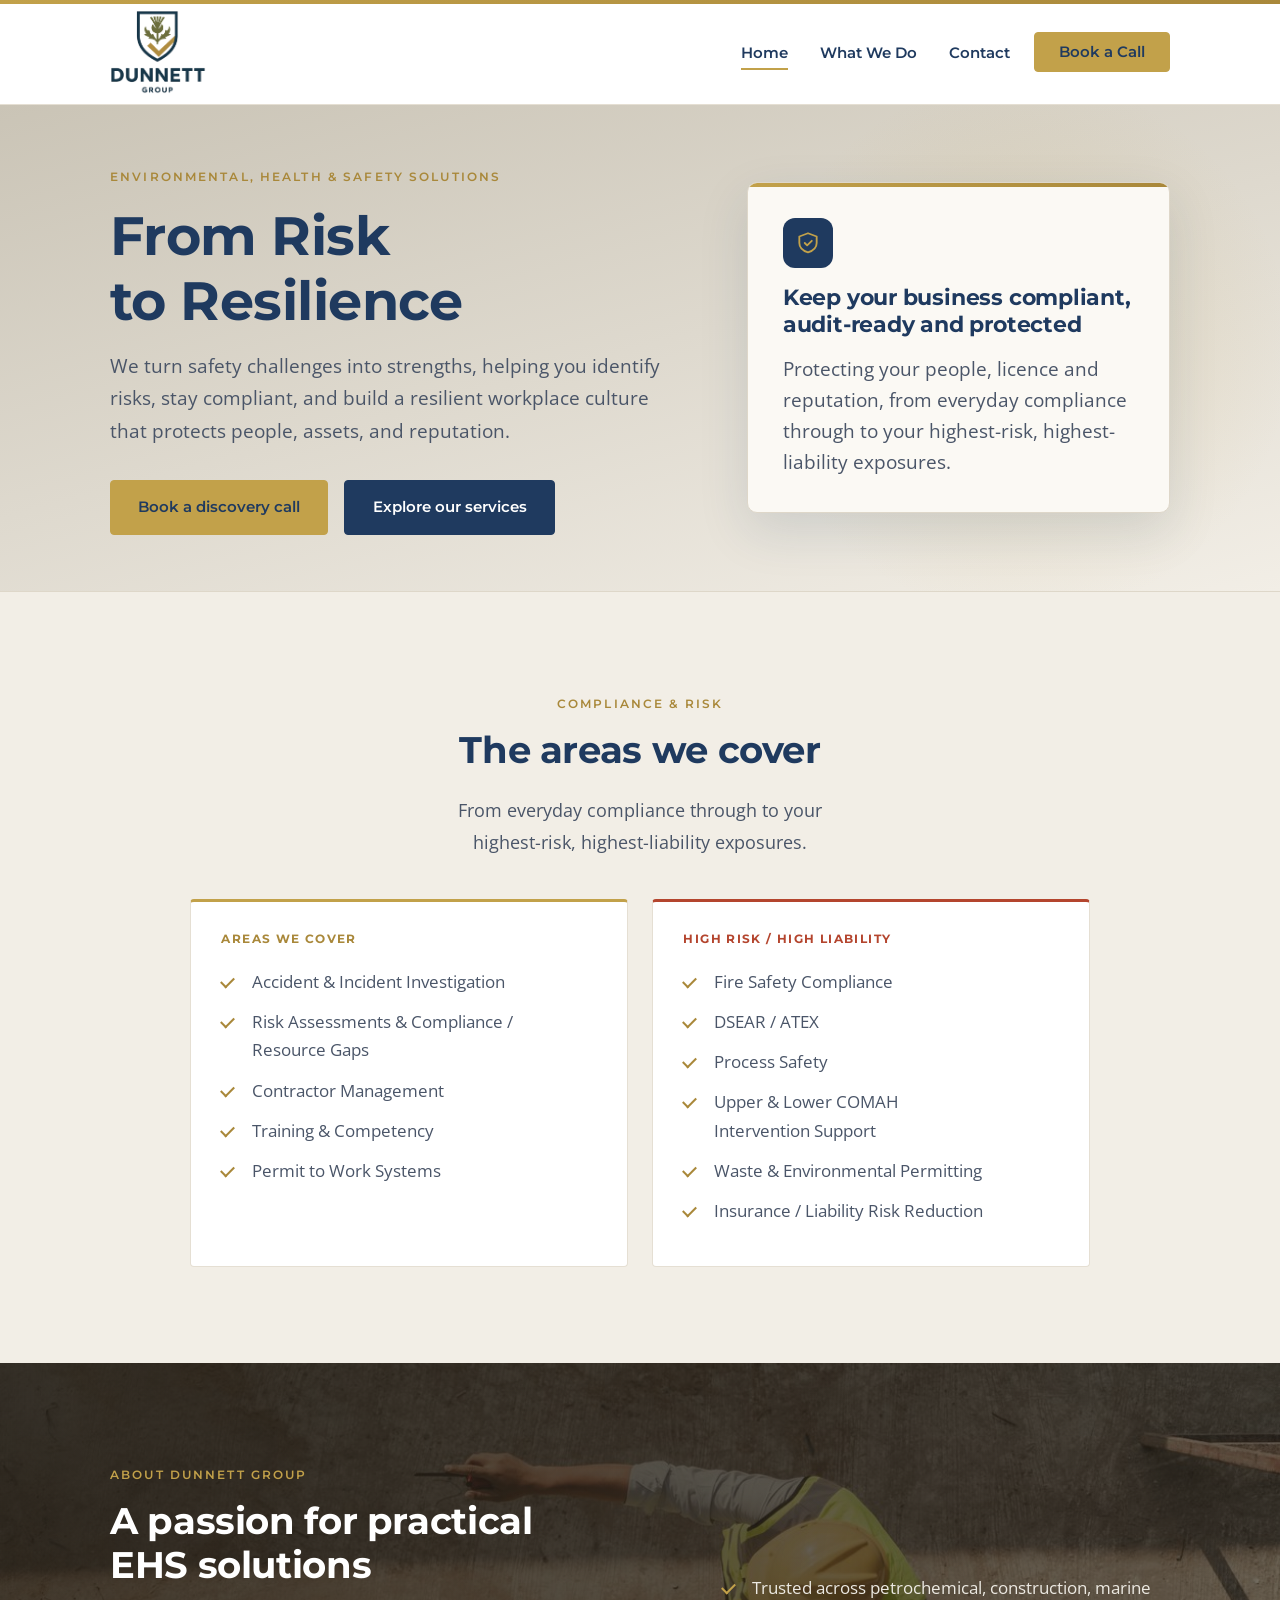
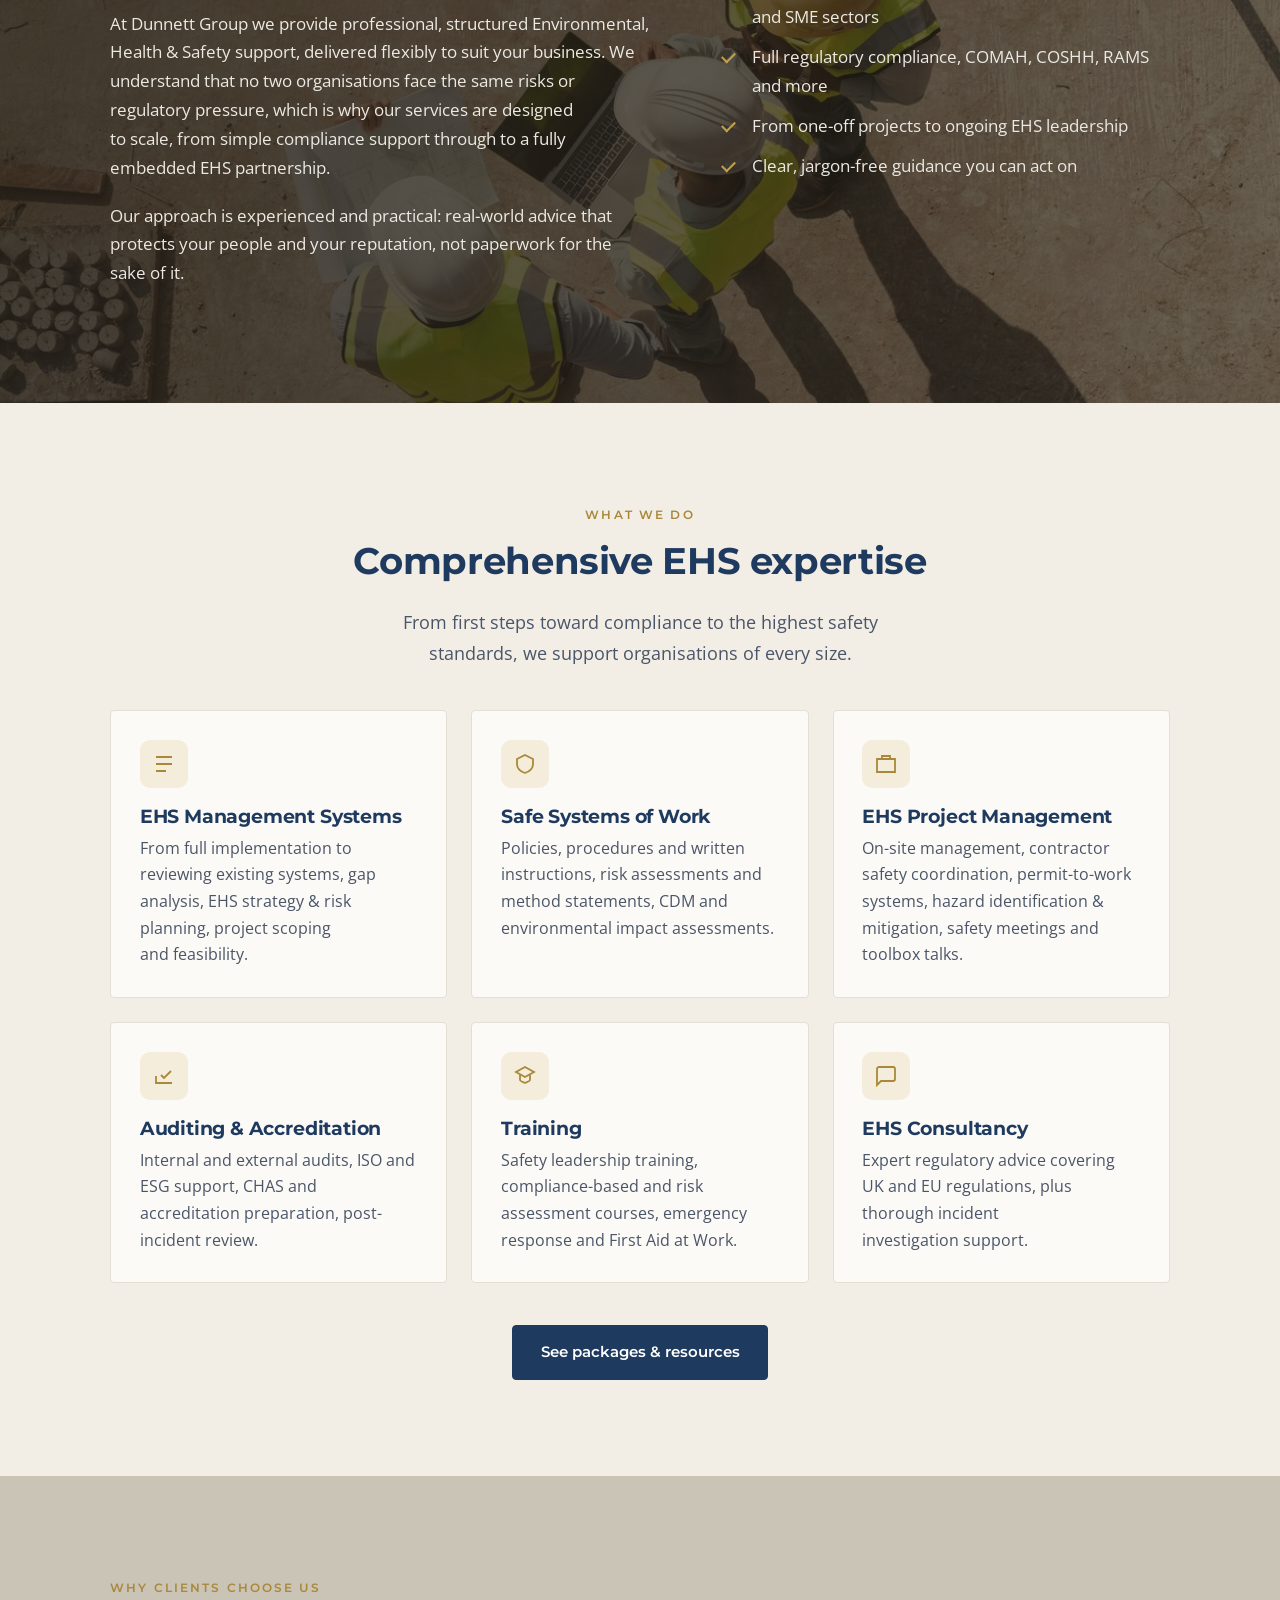
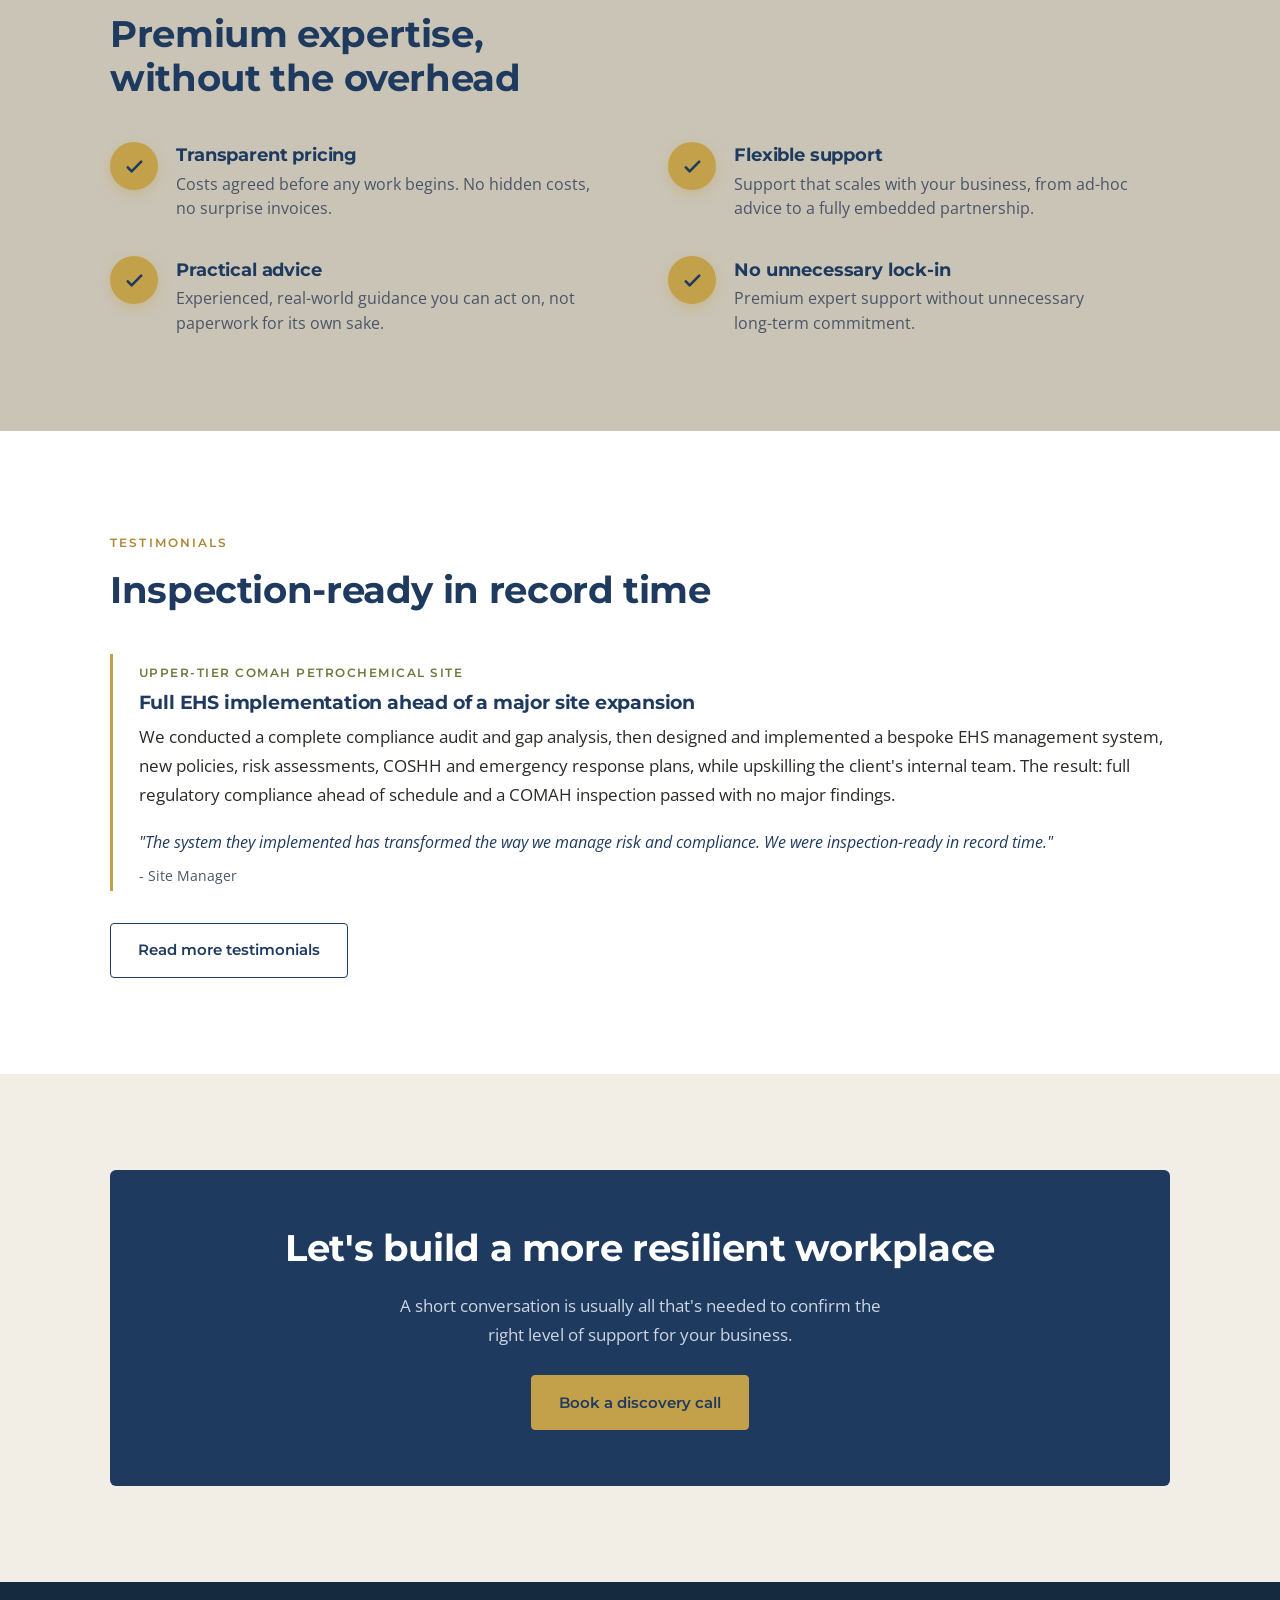
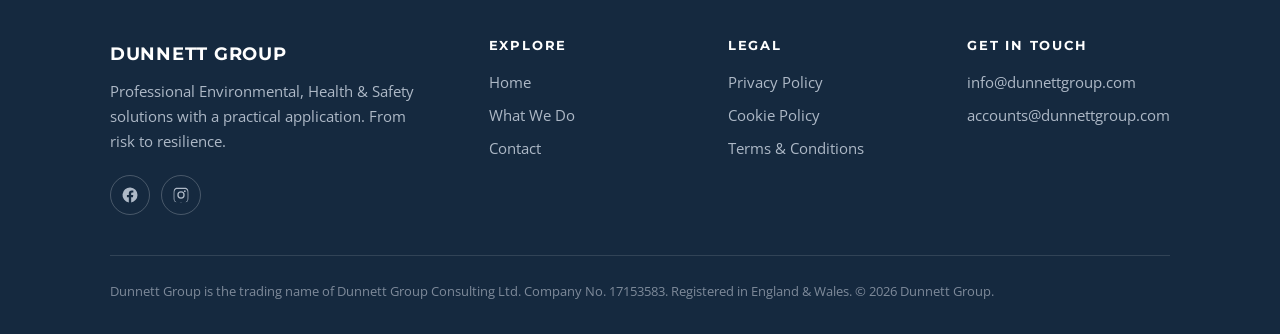
<file: index.html>
<!DOCTYPE html>
<html lang="en-GB">
<head>
  <meta charset="UTF-8" />
  <meta name="viewport" content="width=device-width, initial-scale=1.0" />
  <title>Dunnett Group - Environmental, Health &amp; Safety Solutions</title>
  <meta name="description" content="Dunnett Group provides professional Environmental, Health & Safety (EHS) consultancy. From risk to resilience, practical compliance support that scales with your business." />
  <!-- Open Graph / social share -->
  <meta property="og:type" content="website" />
  <meta property="og:site_name" content="Dunnett Group" />
  <meta property="og:title" content="Dunnett Group - Environmental, Health &amp; Safety Solutions" />
  <meta property="og:description" content="Dunnett Group provides professional Environmental, Health & Safety (EHS) consultancy. From risk to resilience, practical compliance support that scales with your business." />
  <meta property="og:url" content="https://dunnett-group.pages.dev/" />
  <meta property="og:image" content="https://dunnett-group.pages.dev/assets/og-image.jpg" />
  <meta property="og:image:width" content="1200" />
  <meta property="og:image:height" content="630" />
  <meta property="og:image:alt" content="Dunnett Group, From Risk to Resilience" />
  <meta name="twitter:card" content="summary_large_image" />
  <meta name="twitter:title" content="Dunnett Group - Environmental, Health &amp; Safety Solutions" />
  <meta name="twitter:description" content="Dunnett Group provides professional Environmental, Health & Safety (EHS) consultancy. From risk to resilience, practical compliance support that scales with your business." />
  <meta name="twitter:image" content="https://dunnett-group.pages.dev/assets/og-image.jpg" />
  <link rel="preconnect" href="https://fonts.googleapis.com" />
  <link rel="preconnect" href="https://fonts.gstatic.com" crossorigin />
  <link href="https://fonts.googleapis.com/css2?family=Montserrat:wght@600;700&family=Open+Sans:wght@400;600&display=swap" rel="stylesheet" />
  <link rel="stylesheet" href="styles.css" />
  <link rel="icon" href="assets/logo.png" />
</head>
<body>

  <!-- HEADER -->
  <header class="site-header">
    <div class="container nav">
      <a class="brand" href="index.html" aria-label="Dunnett Group home">
        <img src="assets/logo.png" alt="Dunnett Group" />
      </a>
      <ul class="nav-links">
        <li><a href="index.html" class="is-active">Home</a></li>
        <li><a href="services.html">What We Do</a></li>
        <li><a href="contact.html">Contact</a></li>
      </ul>
      <div class="nav-right">
        <a class="btn btn--gold nav-book" href="book.html">Book a Call</a>
        <button class="nav-toggle" aria-label="Menu"><span></span><span></span><span></span></button>
      </div>
    </div>
  </header>

  <!-- HERO -->
  <section class="hero">
    <div class="container hero-grid">
      <div class="hero-copy">
        <span class="eyebrow">Environmental, Health &amp; Safety Solutions</span>
        <h1>From Risk to Resilience</h1>
        <p>We turn safety challenges into strengths, helping you identify risks, stay compliant, and build a resilient workplace culture that protects people, assets, and reputation.</p>
        <div class="actions">
          <a class="btn btn--gold" href="book.html">Book a discovery call</a>
          <a class="btn" href="services.html">Explore our services</a>
        </div>
      </div>
      <aside class="hero-card">
        <span class="hero-card-mark"><svg viewBox="0 0 24 24"><path d="M12 3l8 3v6c0 4.6-3.3 7.2-8 8.6-4.7-1.4-8-4-8-8.6V6z"/><path d="M9 12l2.2 2.2L15.5 10"/></svg></span>
        <h2 class="hero-card-title">Keep your business compliant, audit-ready and&nbsp;protected</h2>
        <p class="hero-card-sub">Protecting your people, licence and reputation, from everyday compliance through to your highest-risk, highest-liability exposures.</p>
      </aside>
    </div>
  </section>

  <!-- COMPLIANCE & RISK AREAS -->
  <section class="section--tint">
    <div class="container">
      <div class="section-head center">
        <span class="eyebrow">Compliance &amp; Risk</span>
        <h2>The areas we cover</h2>
        <p class="lead">From everyday compliance through to your highest-risk, highest-liability exposures.</p>
      </div>
      <div class="risk-grid">
        <div class="risk-panel">
          <p class="risk-panel-label">Areas we cover</p>
          <ul class="ticks">
            <li>Accident &amp; Incident Investigation</li>
            <li>Risk Assessments &amp; Compliance / Resource Gaps</li>
            <li>Contractor Management</li>
            <li>Training &amp; Competency</li>
            <li>Permit to Work Systems</li>
          </ul>
        </div>
        <div class="risk-panel risk-panel--high">
          <p class="risk-panel-label risk-panel-label--high">High risk / high liability</p>
          <ul class="ticks ticks--risk">
            <li>Fire Safety Compliance</li>
            <li>DSEAR / ATEX</li>
            <li>Process Safety</li>
            <li>Upper &amp; Lower COMAH Intervention Support</li>
            <li>Waste &amp; Environmental Permitting</li>
            <li>Insurance / Liability Risk Reduction</li>
          </ul>
        </div>
      </div>
    </div>
  </section>

  <!-- INTRO / ABOUT -->
  <section class="about-photo">
    <div class="container split">
      <div>
        <span class="eyebrow">About Dunnett Group</span>
        <h2>A passion for practical EHS solutions</h2>
        <p>At Dunnett Group we provide professional, structured Environmental, Health &amp; Safety support, delivered flexibly to suit your business. We understand that no two organisations face the same risks or regulatory pressure, which is why our services are designed to scale, from simple compliance support through to a fully embedded EHS partnership.</p>
        <p>Our approach is experienced and practical: real-world advice that protects your people and your reputation, not paperwork for the sake of it.</p>
      </div>
      <div>
        <ul class="ticks">
          <li>Trusted across petrochemical, construction, marine and SME sectors</li>
          <li>Full regulatory compliance, COMAH, COSHH, RAMS and more</li>
          <li>From one-off projects to ongoing EHS leadership</li>
          <li>Clear, jargon-free guidance you can act on</li>
        </ul>
      </div>
    </div>
  </section>

  <!-- SERVICES OVERVIEW -->
  <section class="section--tint">
    <div class="container">
      <div class="section-head center">
        <span class="eyebrow">What We Do</span>
        <h2>Comprehensive EHS expertise</h2>
        <p class="lead">From first steps toward compliance to the highest safety standards, we support organisations of every&nbsp;size.</p>
      </div>
      <div class="grid grid-3">

        <article class="card">
          <div class="icon"><svg viewBox="0 0 24 24"><path d="M4 5h16M4 12h16M4 19h10"/></svg></div>
          <h3>EHS Management Systems</h3>
          <p>From full implementation to reviewing existing systems, gap analysis, EHS strategy &amp; risk planning, project scoping and feasibility.</p>
        </article>

        <article class="card">
          <div class="icon"><svg viewBox="0 0 24 24"><path d="M12 3l8 4v5c0 5-3.5 7.5-8 9-4.5-1.5-8-4-8-9V7z"/></svg></div>
          <h3>Safe Systems of Work</h3>
          <p>Policies, procedures and written instructions, risk assessments and method statements, CDM and environmental impact assessments.</p>
        </article>

        <article class="card">
          <div class="icon"><svg viewBox="0 0 24 24"><path d="M3 7h18v13H3zM8 7V4h8v3"/></svg></div>
          <h3>EHS Project Management</h3>
          <p>On-site management, contractor safety coordination, permit-to-work systems, hazard identification &amp; mitigation, safety meetings and toolbox talks.</p>
        </article>

        <article class="card">
          <div class="icon"><svg viewBox="0 0 24 24"><path d="M9 11l3 3 7-7M4 12v7h16"/></svg></div>
          <h3>Auditing &amp; Accreditation</h3>
          <p>Internal and external audits, ISO and ESG support, CHAS and accreditation preparation, post-incident review.</p>
        </article>

        <article class="card">
          <div class="icon"><svg viewBox="0 0 24 24"><path d="M12 3l9 5-9 5-9-5z"/><path d="M7 11v5c0 1 5 3 5 3s5-2 5-3v-5"/></svg></div>
          <h3>Training</h3>
          <p>Safety leadership training, compliance-based and risk assessment courses, emergency response and First Aid at Work.</p>
        </article>

        <article class="card">
          <div class="icon"><svg viewBox="0 0 24 24"><path d="M21 15a2 2 0 0 1-2 2H7l-4 4V5a2 2 0 0 1 2-2h14a2 2 0 0 1 2 2z"/></svg></div>
          <h3>EHS Consultancy</h3>
          <p>Expert regulatory advice covering UK and EU regulations, plus thorough incident investigation support.</p>
        </article>

      </div>
      <div class="center" style="margin-top:2.6rem;">
        <a class="btn" href="services.html#packages">See packages &amp; resources</a>
      </div>
    </div>
  </section>

  <!-- WHY CHOOSE US -->
  <section class="section--stone">
    <div class="container">
      <div class="section-head">
        <span class="eyebrow">Why Clients Choose Us</span>
        <h2>Premium expertise, without the overhead</h2>
      </div>
      <div class="features">
        <div class="feature">
          <div class="fi"><svg viewBox="0 0 24 24"><path d="M5 13l4 4L19 7"/></svg></div>
          <div>
            <h3>Transparent pricing</h3>
            <p>Costs agreed before any work begins. No hidden costs, no surprise invoices.</p>
          </div>
        </div>
        <div class="feature">
          <div class="fi"><svg viewBox="0 0 24 24"><path d="M5 13l4 4L19 7"/></svg></div>
          <div>
            <h3>Flexible support</h3>
            <p>Support that scales with your business, from ad-hoc advice to a fully embedded partnership.</p>
          </div>
        </div>
        <div class="feature">
          <div class="fi"><svg viewBox="0 0 24 24"><path d="M5 13l4 4L19 7"/></svg></div>
          <div>
            <h3>Practical advice</h3>
            <p>Experienced, real-world guidance you can act on, not paperwork for its own sake.</p>
          </div>
        </div>
        <div class="feature">
          <div class="fi"><svg viewBox="0 0 24 24"><path d="M5 13l4 4L19 7"/></svg></div>
          <div>
            <h3>No unnecessary lock-in</h3>
            <p>Premium expert support without unnecessary long-term commitment.</p>
          </div>
        </div>
      </div>
    </div>
  </section>

  <!-- CASE STUDY HIGHLIGHT -->
  <section>
    <div class="container">
      <div class="section-head">
        <span class="eyebrow">Testimonials</span>
        <h2>Inspection-ready in record time</h2>
      </div>
      <div class="case">
        <span class="case-tag">Upper-tier COMAH petrochemical site</span>
        <h3>Full EHS implementation ahead of a major site expansion</h3>
        <p>We conducted a complete compliance audit and gap analysis, then designed and implemented a bespoke EHS management system, new policies, risk assessments, COSHH and emergency response plans, while upskilling the client's internal team. The result: full regulatory compliance ahead of schedule and a COMAH inspection passed with no major findings.</p>
        <blockquote>
          "The system they implemented has transformed the way we manage risk and compliance. We were inspection-ready in record time."
          <footer>- Site Manager</footer>
        </blockquote>
      </div>
      <div style="margin-top:2rem;">
        <a class="btn btn--ghost" href="services.html#testimonials">Read more testimonials</a>
      </div>
    </div>
  </section>

  <!-- CTA -->
  <section class="section--tint">
    <div class="container">
      <div class="cta-band">
        <h2>Let's build a more resilient workplace</h2>
        <p>A short conversation is usually all that's needed to confirm the right level of support for your business.</p>
        <div style="margin-top:1.6rem;">
          <a class="btn btn--gold" href="book.html">Book a discovery call</a>
        </div>
      </div>
    </div>
  </section>

  <!-- FOOTER -->
  <footer class="site-footer">
    <div class="container">
      <div class="footer-grid">
        <div class="footer-brand">
          <b>DUNNETT GROUP</b>
          <p>Professional Environmental, Health &amp; Safety solutions with a practical application. From risk to resilience.</p>
          <div class="social">
            <a href="https://www.facebook.com/profile.php?id=61591281729366" aria-label="Dunnett Group on Facebook" rel="noopener" target="_blank"><svg viewBox="0 0 24 24" fill="currentColor"><path d="M22 12a10 10 0 1 0-11.56 9.88v-6.99H7.9V12h2.54V9.8c0-2.5 1.49-3.89 3.77-3.89 1.09 0 2.24.2 2.24.2v2.46h-1.26c-1.24 0-1.63.77-1.63 1.56V12h2.78l-.44 2.89h-2.34v6.99A10 10 0 0 0 22 12z"/></svg></a>
            <a href="https://www.instagram.com/dunnett_group/" aria-label="Dunnett Group on Instagram" rel="noopener" target="_blank"><svg viewBox="0 0 24 24" fill="currentColor"><path d="M12 2.2c3.2 0 3.58.01 4.85.07 1.17.05 1.8.25 2.23.41.56.22.96.48 1.38.9.42.42.68.82.9 1.38.16.42.36 1.06.41 2.23.06 1.27.07 1.65.07 4.85s-.01 3.58-.07 4.85c-.05 1.17-.25 1.8-.41 2.23-.22.56-.48.96-.9 1.38-.42.42-.82.68-1.38.9-.42.16-1.06.36-2.23.41-1.27.06-1.65.07-4.85.07s-3.58-.01-4.85-.07c-1.17-.05-1.8-.25-2.23-.41-.56-.22-.96-.48-1.38-.9-.42-.42-.68-.82-.9-1.38-.16-.42-.36-1.06-.41-2.23C2.21 15.58 2.2 15.2 2.2 12s.01-3.58.07-4.85c.05-1.17.25-1.8.41-2.23.22-.56.48-.96.9-1.38.42-.42.82-.68 1.38-.9.42-.16 1.06-.36 2.23-.41C8.42 2.21 8.8 2.2 12 2.2zm0 1.8c-3.15 0-3.5.01-4.74.07-.95.04-1.47.2-1.81.34-.46.18-.78.39-1.12.73-.34.34-.55.66-.73 1.12-.14.34-.3.86-.34 1.81-.06 1.24-.07 1.59-.07 4.74s.01 3.5.07 4.74c.04.95.2 1.47.34 1.81.18.46.39.78.73 1.12.34.34.66.55 1.12.73.34.14.86.3 1.81.34 1.24.06 1.59.07 4.74.07s3.5-.01 4.74-.07c.95-.04 1.47-.2 1.81-.34.46-.18.78-.39 1.12-.73.34-.34.55-.66.73-1.12.14-.34.3-.86.34-1.81.06-1.24.07-1.59.07-4.74s-.01-3.5-.07-4.74c-.04-.95-.2-1.47-.34-1.81-.18-.46-.39-.78-.73-1.12-.34-.34-.66-.55-1.12-.73-.34-.14-.86-.3-1.81-.34C15.5 4.01 15.15 4 12 4zm0 3.06A4.94 4.94 0 1 1 7.06 12 4.94 4.94 0 0 1 12 7.06zm0 8.14A3.2 3.2 0 1 0 8.8 12 3.2 3.2 0 0 0 12 15.2zm6.28-8.34a1.15 1.15 0 1 1-1.15-1.15 1.15 1.15 0 0 1 1.15 1.15z"/></svg></a>
          </div>
        </div>
        <div>
          <h4>Explore</h4>
          <ul class="footer-links">
            <li><a href="index.html">Home</a></li>
            <li><a href="services.html">What We Do</a></li>
            <li><a href="contact.html">Contact</a></li>
          </ul>
        </div>
        <div>
          <h4>Legal</h4>
          <ul class="footer-links">
            <li><a href="privacy.html">Privacy Policy</a></li>
            <li><a href="cookies.html">Cookie Policy</a></li>
            <li><a href="terms.html">Terms &amp; Conditions</a></li>
          </ul>
        </div>
        <div>
          <h4>Get in touch</h4>
          <ul class="footer-links">
            <li><a href="mailto:info@dunnettgroup.com">info@dunnettgroup.com</a></li>
            <li><a href="mailto:accounts@dunnettgroup.com">accounts@dunnettgroup.com</a></li>
          </ul>
        </div>
      </div>
      <div class="footer-bottom">
        Dunnett Group is the trading name of Dunnett Group Consulting Ltd. Company No. 17153583. Registered in England &amp; Wales. &copy; <span id="yr">2026</span> Dunnett Group.
      </div>
    </div>
  </footer>

  <script src="script.js"></script>
  <script>document.getElementById('yr').textContent = new Date().getFullYear();</script>
</body>
</html>
</file>
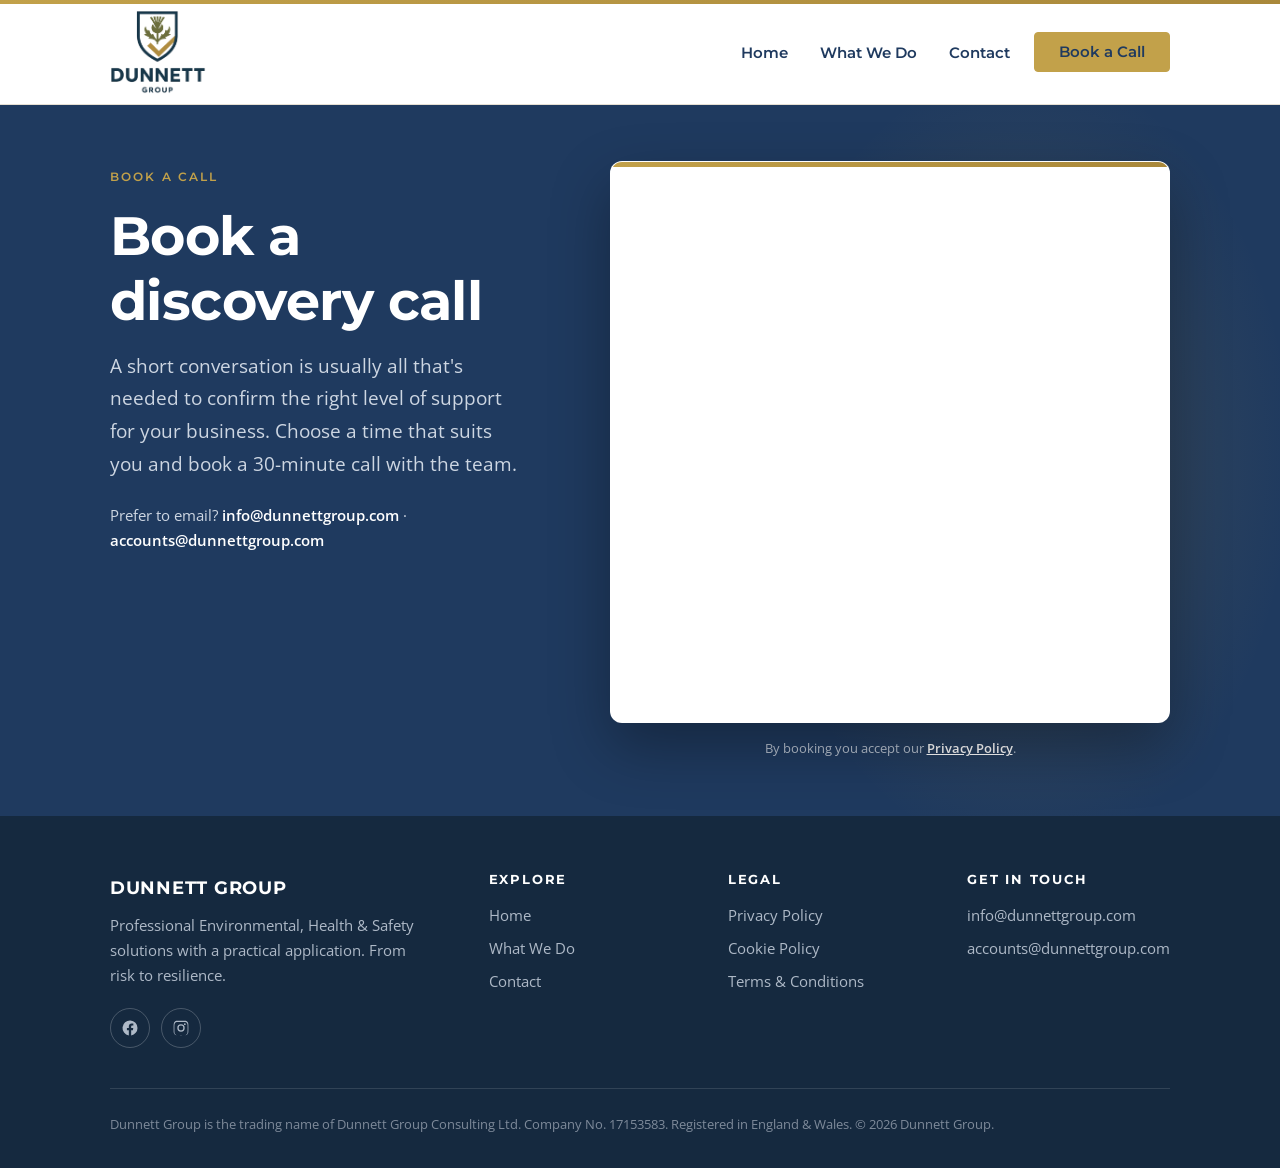
<file: book.html>
<!DOCTYPE html>
<html lang="en-GB">
<head>
  <meta charset="UTF-8" />
  <meta name="viewport" content="width=device-width, initial-scale=1.0" />
  <title>Book a Discovery Call | Dunnett Group</title>
  <meta name="description" content="Book a discovery call with Dunnett Group. A short conversation is usually all that's needed to confirm the right level of EHS support for your business." />
  <!-- Open Graph / social share -->
  <meta property="og:type" content="website" />
  <meta property="og:site_name" content="Dunnett Group" />
  <meta property="og:title" content="Book a Discovery Call | Dunnett Group" />
  <meta property="og:description" content="Book a discovery call with Dunnett Group. A short conversation is usually all that's needed to confirm the right level of EHS support for your business." />
  <meta property="og:url" content="https://dunnett-group.pages.dev/book.html" />
  <meta property="og:image" content="https://dunnett-group.pages.dev/assets/og-image.jpg" />
  <meta property="og:image:width" content="1200" />
  <meta property="og:image:height" content="630" />
  <meta property="og:image:alt" content="Dunnett Group, From Risk to Resilience" />
  <meta name="twitter:card" content="summary_large_image" />
  <meta name="twitter:title" content="Book a Discovery Call | Dunnett Group" />
  <meta name="twitter:description" content="Book a discovery call with Dunnett Group. A short conversation is usually all that's needed to confirm the right level of EHS support for your business." />
  <meta name="twitter:image" content="https://dunnett-group.pages.dev/assets/og-image.jpg" />
  <link rel="preconnect" href="https://fonts.googleapis.com" />
  <link rel="preconnect" href="https://fonts.gstatic.com" crossorigin />
  <link href="https://fonts.googleapis.com/css2?family=Montserrat:wght@600;700&family=Open+Sans:wght@400;600&display=swap" rel="stylesheet" />
  <link rel="stylesheet" href="styles.css" />
  <link rel="icon" href="assets/logo.png" />
</head>
<body>

  <!-- HEADER -->
  <header class="site-header">
    <div class="container nav">
      <a class="brand" href="index.html" aria-label="Dunnett Group home">
        <img src="assets/logo.png" alt="Dunnett Group" />
      </a>
      <ul class="nav-links">
        <li><a href="index.html">Home</a></li>
        <li><a href="services.html">What We Do</a></li>
        <li><a href="contact.html">Contact</a></li>
      </ul>
      <div class="nav-right">
        <a class="btn btn--gold nav-book" href="book.html">Book a Call</a>
        <button class="nav-toggle" aria-label="Menu"><span></span><span></span><span></span></button>
      </div>
    </div>
  </header>

  <!-- BOOKING -->
  <section class="hero hero--split booking section--navy">
    <div class="container">
      <div class="hero-copy">
        <span class="eyebrow">Book a call</span>
        <h1>Book a discovery call</h1>
        <p class="lead">A short conversation is usually all that's needed to confirm the right level of support for your business. Choose a time that suits you and book a 30-minute call with the&nbsp;team.</p>
        <p class="booking-alt">Prefer to email? <a href="mailto:info@dunnettgroup.com">info@dunnettgroup.com</a> &middot; <a href="mailto:accounts@dunnettgroup.com">accounts@dunnettgroup.com</a></p>
      </div>
      <div class="booking-cal">
        <div class="booking-embed">
          <div class="calendly-inline-widget" data-url="https://calendly.com/dunnettgroup-info/30min?hide_gdpr_banner=1" style="min-width:280px;height:560px;"></div>
        </div>
        <p class="booking-fineprint">By booking you accept our <a href="privacy.html">Privacy Policy</a>.</p>
      </div>
    </div>
  </section>

  <!-- FOOTER -->
  <footer class="site-footer">
    <div class="container">
      <div class="footer-grid">
        <div class="footer-brand">
          <b>DUNNETT GROUP</b>
          <p>Professional Environmental, Health &amp; Safety solutions with a practical application. From risk to resilience.</p>
          <div class="social">
            <a href="https://www.facebook.com/profile.php?id=61591281729366" aria-label="Dunnett Group on Facebook" rel="noopener" target="_blank"><svg viewBox="0 0 24 24" fill="currentColor"><path d="M22 12a10 10 0 1 0-11.56 9.88v-6.99H7.9V12h2.54V9.8c0-2.5 1.49-3.89 3.77-3.89 1.09 0 2.24.2 2.24.2v2.46h-1.26c-1.24 0-1.63.77-1.63 1.56V12h2.78l-.44 2.89h-2.34v6.99A10 10 0 0 0 22 12z"/></svg></a>
            <a href="https://www.instagram.com/dunnett_group/" aria-label="Dunnett Group on Instagram" rel="noopener" target="_blank"><svg viewBox="0 0 24 24" fill="currentColor"><path d="M12 2.2c3.2 0 3.58.01 4.85.07 1.17.05 1.8.25 2.23.41.56.22.96.48 1.38.9.42.42.68.82.9 1.38.16.42.36 1.06.41 2.23.06 1.27.07 1.65.07 4.85s-.01 3.58-.07 4.85c-.05 1.17-.25 1.8-.41 2.23-.22.56-.48.96-.9 1.38-.42.42-.82.68-1.38.9-.42.16-1.06.36-2.23.41-1.27.06-1.65.07-4.85.07s-3.58-.01-4.85-.07c-1.17-.05-1.8-.25-2.23-.41-.56-.22-.96-.48-1.38-.9-.42-.42-.68-.82-.9-1.38-.16-.42-.36-1.06-.41-2.23C2.21 15.58 2.2 15.2 2.2 12s.01-3.58.07-4.85c.05-1.17.25-1.8.41-2.23.22-.56.48-.96.9-1.38.42-.42.82-.68 1.38-.9.42-.16 1.06-.36 2.23-.41C8.42 2.21 8.8 2.2 12 2.2zm0 1.8c-3.15 0-3.5.01-4.74.07-.95.04-1.47.2-1.81.34-.46.18-.78.39-1.12.73-.34.34-.55.66-.73 1.12-.14.34-.3.86-.34 1.81-.06 1.24-.07 1.59-.07 4.74s.01 3.5.07 4.74c.04.95.2 1.47.34 1.81.18.46.39.78.73 1.12.34.34.66.55 1.12.73.34.14.86.3 1.81.34 1.24.06 1.59.07 4.74.07s3.5-.01 4.74-.07c.95-.04 1.47-.2 1.81-.34.46-.18.78-.39 1.12-.73.34-.34.55-.66.73-1.12.14-.34.3-.86.34-1.81.06-1.24.07-1.59.07-4.74s-.01-3.5-.07-4.74c-.04-.95-.2-1.47-.34-1.81-.18-.46-.39-.78-.73-1.12-.34-.34-.66-.55-1.12-.73-.34-.14-.86-.3-1.81-.34C15.5 4.01 15.15 4 12 4zm0 3.06A4.94 4.94 0 1 1 7.06 12 4.94 4.94 0 0 1 12 7.06zm0 8.14A3.2 3.2 0 1 0 8.8 12 3.2 3.2 0 0 0 12 15.2zm6.28-8.34a1.15 1.15 0 1 1-1.15-1.15 1.15 1.15 0 0 1 1.15 1.15z"/></svg></a>
          </div>
        </div>
        <div>
          <h4>Explore</h4>
          <ul class="footer-links">
            <li><a href="index.html">Home</a></li>
            <li><a href="services.html">What We Do</a></li>
            <li><a href="contact.html">Contact</a></li>
          </ul>
        </div>
        <div>
          <h4>Legal</h4>
          <ul class="footer-links">
            <li><a href="privacy.html">Privacy Policy</a></li>
            <li><a href="cookies.html">Cookie Policy</a></li>
            <li><a href="terms.html">Terms &amp; Conditions</a></li>
          </ul>
        </div>
        <div>
          <h4>Get in touch</h4>
          <ul class="footer-links">
            <li><a href="mailto:info@dunnettgroup.com">info@dunnettgroup.com</a></li>
            <li><a href="mailto:accounts@dunnettgroup.com">accounts@dunnettgroup.com</a></li>
          </ul>
        </div>
      </div>
      <div class="footer-bottom">
        Dunnett Group is the trading name of Dunnett Group Consulting Ltd. Company No. 17153583. Registered in England &amp; Wales. &copy; <span id="yr">2026</span> Dunnett Group.
      </div>
    </div>
  </footer>

  <script src="script.js"></script>
  <script type="text/javascript" src="https://assets.calendly.com/assets/external/widget.js" async></script>
  <script>document.getElementById('yr').textContent = new Date().getFullYear();</script>
</body>
</html>
</file>
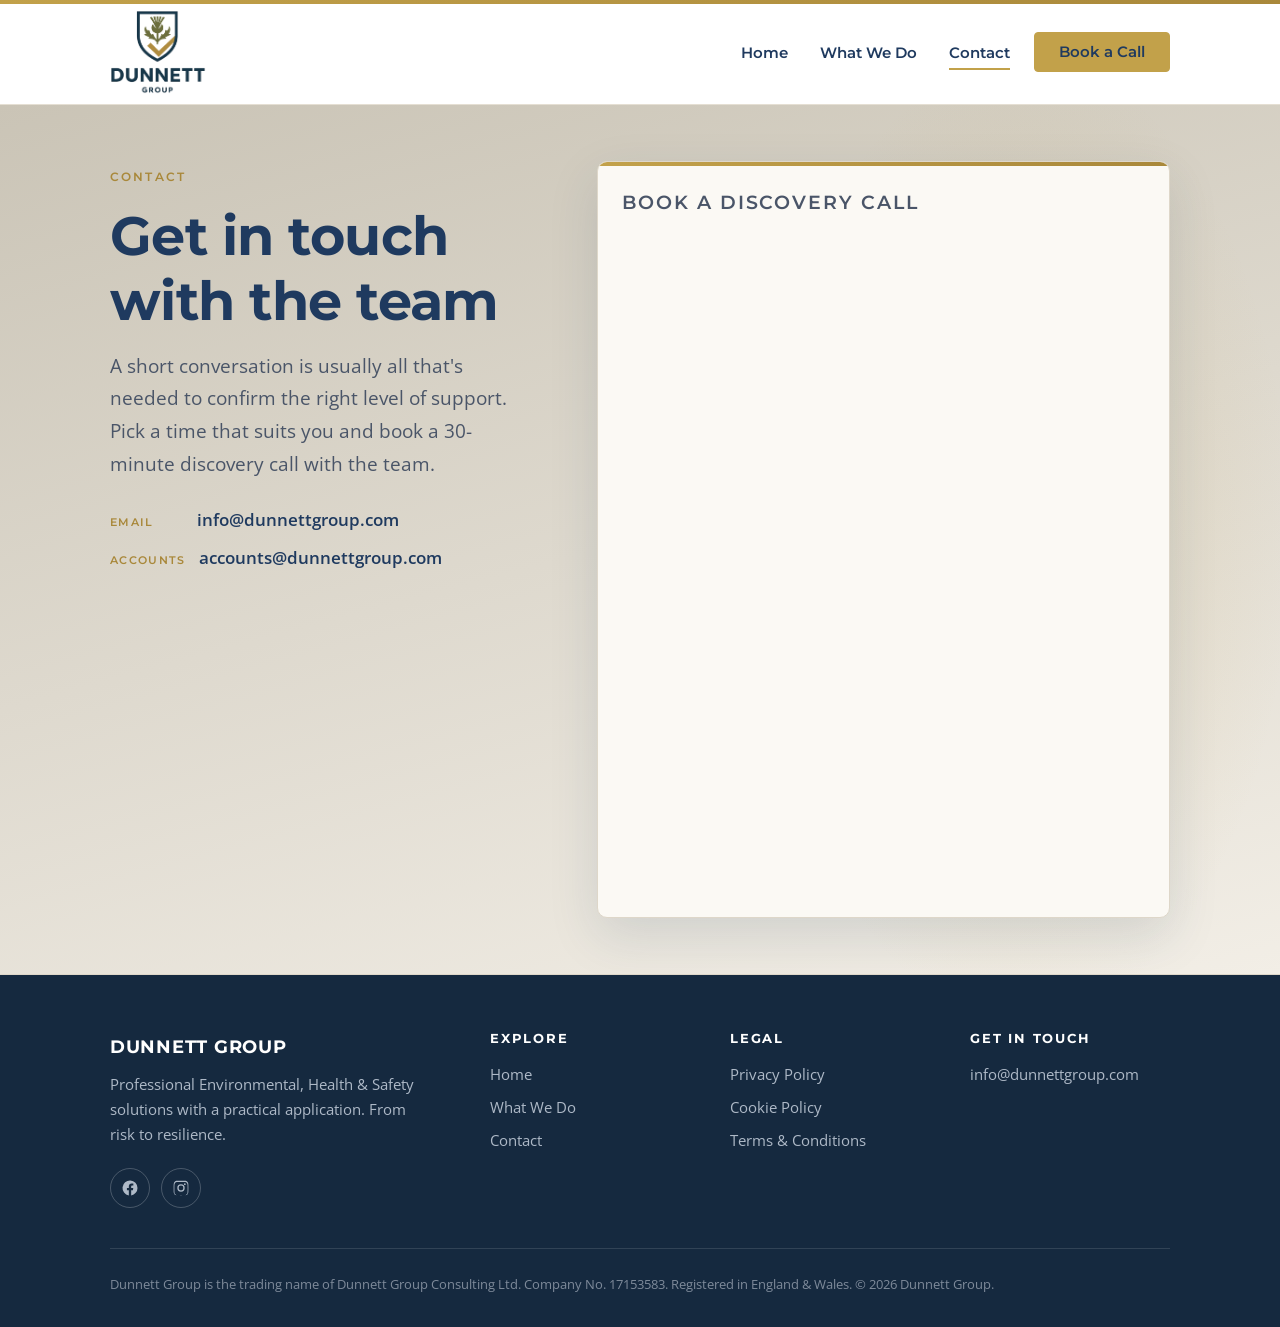
<file: contact.html>
<!DOCTYPE html>
<html lang="en-GB">
<head>
  <meta charset="UTF-8" />
  <meta name="viewport" content="width=device-width, initial-scale=1.0" />
  <title>Book a Call - Contact | Dunnett Group</title>
  <meta name="description" content="Book a discovery call with Dunnett Group. A short conversation is usually all that's needed to confirm the right level of EHS support for your business." />
  <!-- Open Graph / social share -->
  <meta property="og:type" content="website" />
  <meta property="og:site_name" content="Dunnett Group" />
  <meta property="og:title" content="Book a Call - Contact | Dunnett Group" />
  <meta property="og:description" content="Book a discovery call with Dunnett Group. A short conversation is usually all that's needed to confirm the right level of EHS support for your business." />
  <meta property="og:url" content="https://dunnett-group.pages.dev/contact.html" />
  <meta property="og:image" content="https://dunnett-group.pages.dev/assets/og-image.jpg" />
  <meta property="og:image:width" content="1200" />
  <meta property="og:image:height" content="630" />
  <meta property="og:image:alt" content="Dunnett Group, From Risk to Resilience" />
  <meta name="twitter:card" content="summary_large_image" />
  <meta name="twitter:title" content="Book a Call - Contact | Dunnett Group" />
  <meta name="twitter:description" content="Book a discovery call with Dunnett Group. A short conversation is usually all that's needed to confirm the right level of EHS support for your business." />
  <meta name="twitter:image" content="https://dunnett-group.pages.dev/assets/og-image.jpg" />
  <link rel="preconnect" href="https://fonts.googleapis.com" />
  <link rel="preconnect" href="https://fonts.gstatic.com" crossorigin />
  <link href="https://fonts.googleapis.com/css2?family=Montserrat:wght@600;700&family=Open+Sans:wght@400;600&display=swap" rel="stylesheet" />
  <link rel="stylesheet" href="styles.css" />
  <link rel="icon" href="assets/logo.png" />
</head>
<body>

  <!-- HEADER -->
  <header class="site-header">
    <div class="container nav">
      <a class="brand" href="index.html" aria-label="Dunnett Group home">
        <img src="assets/logo.png" alt="Dunnett Group" />
      </a>
      <ul class="nav-links">
        <li><a href="index.html">Home</a></li>
        <li><a href="services.html">What We Do</a></li>
        <li><a href="contact.html" class="is-active">Contact</a></li>
      </ul>
      <div class="nav-right">
        <a class="btn btn--gold nav-book" href="contact.html">Book a Call</a>
        <button class="nav-toggle" aria-label="Menu"><span></span><span></span><span></span></button>
      </div>
    </div>
  </header>

  <!-- CONTACT HERO + BOOKING -->
  <section class="hero hero--split contact-hero">
    <div class="container">
      <div class="hero-copy">
        <span class="eyebrow">Contact</span>
        <h1>Get in touch with the team</h1>
        <p>A short conversation is usually all that's needed to confirm the right level of support. Pick a time that suits you and book a 30-minute discovery call with the&nbsp;team.</p>
        <ul class="contact-list">
          <li><span class="k">Email</span><a href="mailto:info@dunnettgroup.com">info@dunnettgroup.com</a></li>
          <li><span class="k">Accounts</span><a href="mailto:accounts@dunnettgroup.com">accounts@dunnettgroup.com</a></li>
        </ul>
      </div>

      <div class="contact-card contact-card--booking">
        <p class="contact-card-label">Book a discovery call</p>
        <div class="calendly-inline-widget" data-url="https://calendly.com/dunnettgroup-info/30min" style="min-width:280px;height:660px;"></div>
      </div>
    </div>
  </section>

  <!-- FOOTER -->
  <footer class="site-footer">
    <div class="container">
      <div class="footer-grid">
        <div class="footer-brand">
          <b>DUNNETT GROUP</b>
          <p>Professional Environmental, Health &amp; Safety solutions with a practical application. From risk to resilience.</p>
          <div class="social">
            <a href="https://www.facebook.com/profile.php?id=61591281729366" aria-label="Dunnett Group on Facebook" rel="noopener" target="_blank"><svg viewBox="0 0 24 24" fill="currentColor"><path d="M22 12a10 10 0 1 0-11.56 9.88v-6.99H7.9V12h2.54V9.8c0-2.5 1.49-3.89 3.77-3.89 1.09 0 2.24.2 2.24.2v2.46h-1.26c-1.24 0-1.63.77-1.63 1.56V12h2.78l-.44 2.89h-2.34v6.99A10 10 0 0 0 22 12z"/></svg></a>
            <a href="https://www.instagram.com/dunnett_group/" aria-label="Dunnett Group on Instagram" rel="noopener" target="_blank"><svg viewBox="0 0 24 24" fill="currentColor"><path d="M12 2.2c3.2 0 3.58.01 4.85.07 1.17.05 1.8.25 2.23.41.56.22.96.48 1.38.9.42.42.68.82.9 1.38.16.42.36 1.06.41 2.23.06 1.27.07 1.65.07 4.85s-.01 3.58-.07 4.85c-.05 1.17-.25 1.8-.41 2.23-.22.56-.48.96-.9 1.38-.42.42-.82.68-1.38.9-.42.16-1.06.36-2.23.41-1.27.06-1.65.07-4.85.07s-3.58-.01-4.85-.07c-1.17-.05-1.8-.25-2.23-.41-.56-.22-.96-.48-1.38-.9-.42-.42-.68-.82-.9-1.38-.16-.42-.36-1.06-.41-2.23C2.21 15.58 2.2 15.2 2.2 12s.01-3.58.07-4.85c.05-1.17.25-1.8.41-2.23.22-.56.48-.96.9-1.38.42-.42.82-.68 1.38-.9.42-.16 1.06-.36 2.23-.41C8.42 2.21 8.8 2.2 12 2.2zm0 1.8c-3.15 0-3.5.01-4.74.07-.95.04-1.47.2-1.81.34-.46.18-.78.39-1.12.73-.34.34-.55.66-.73 1.12-.14.34-.3.86-.34 1.81-.06 1.24-.07 1.59-.07 4.74s.01 3.5.07 4.74c.04.95.2 1.47.34 1.81.18.46.39.78.73 1.12.34.34.66.55 1.12.73.34.14.86.3 1.81.34 1.24.06 1.59.07 4.74.07s3.5-.01 4.74-.07c.95-.04 1.47-.2 1.81-.34.46-.18.78-.39 1.12-.73.34-.34.55-.66.73-1.12.14-.34.3-.86.34-1.81.06-1.24.07-1.59.07-4.74s-.01-3.5-.07-4.74c-.04-.95-.2-1.47-.34-1.81-.18-.46-.39-.78-.73-1.12-.34-.34-.66-.55-1.12-.73-.34-.14-.86-.3-1.81-.34C15.5 4.01 15.15 4 12 4zm0 3.06A4.94 4.94 0 1 1 7.06 12 4.94 4.94 0 0 1 12 7.06zm0 8.14A3.2 3.2 0 1 0 8.8 12 3.2 3.2 0 0 0 12 15.2zm6.28-8.34a1.15 1.15 0 1 1-1.15-1.15 1.15 1.15 0 0 1 1.15 1.15z"/></svg></a>
          </div>
        </div>
        <div>
          <h4>Explore</h4>
          <ul class="footer-links">
            <li><a href="index.html">Home</a></li>
            <li><a href="services.html">What We Do</a></li>
            <li><a href="contact.html">Contact</a></li>
          </ul>
        </div>
        <div>
          <h4>Legal</h4>
          <ul class="footer-links">
            <li><a href="privacy.html">Privacy Policy</a></li>
            <li><a href="cookies.html">Cookie Policy</a></li>
            <li><a href="terms.html">Terms &amp; Conditions</a></li>
          </ul>
        </div>
        <div>
          <h4>Get in touch</h4>
          <ul class="footer-links">
            <li><a href="mailto:info@dunnettgroup.com">info@dunnettgroup.com</a></li>
          </ul>
        </div>
      </div>
      <div class="footer-bottom">
        Dunnett Group is the trading name of Dunnett Group Consulting Ltd. Company No. 17153583. Registered in England &amp; Wales. &copy; <span id="yr">2026</span> Dunnett Group.
      </div>
    </div>
  </footer>

  <script src="script.js"></script>
  <script type="text/javascript" src="https://assets.calendly.com/assets/external/widget.js" async></script>
  <script>document.getElementById('yr').textContent = new Date().getFullYear();</script>
</body>
</html>
</file>
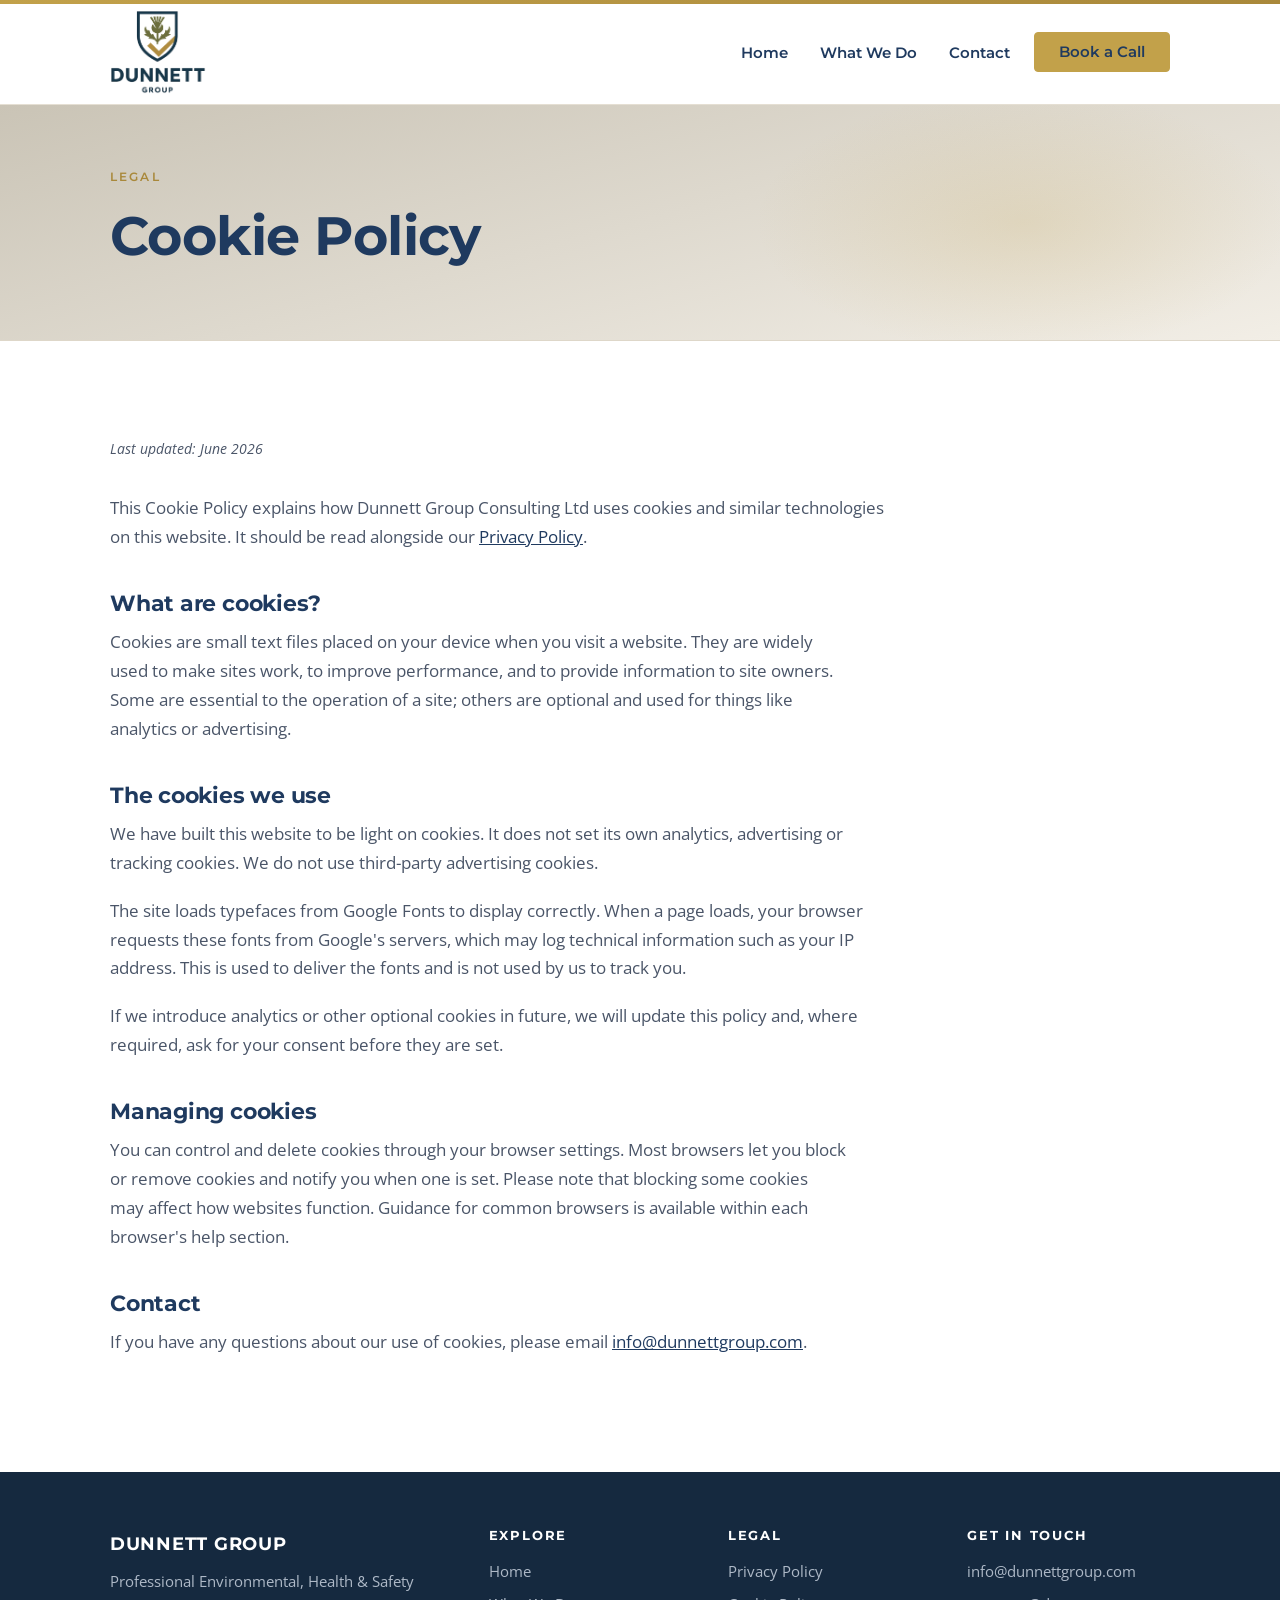
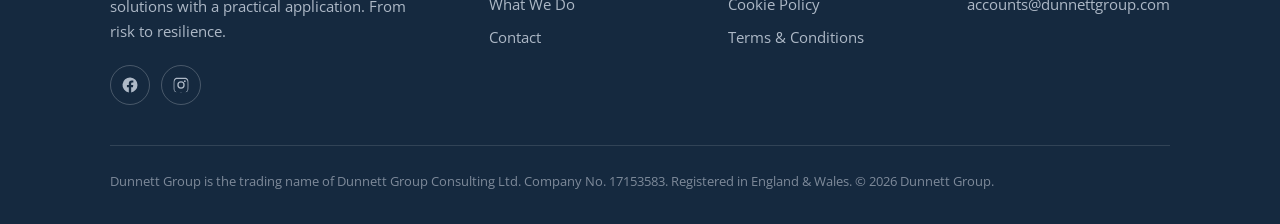
<file: cookies.html>
<!DOCTYPE html>
<html lang="en-GB">
<head>
  <meta charset="UTF-8" />
  <meta name="viewport" content="width=device-width, initial-scale=1.0" />
  <title>Cookie Policy | Dunnett Group</title>
  <meta name="description" content="How Dunnett Group uses cookies and similar technologies on its website, and how you can control them." />
  <meta name="robots" content="index,follow" />
  <!-- Open Graph / social share -->
  <meta property="og:type" content="website" />
  <meta property="og:site_name" content="Dunnett Group" />
  <meta property="og:title" content="Cookie Policy | Dunnett Group" />
  <meta property="og:description" content="How Dunnett Group uses cookies and similar technologies on its website, and how you can control them." />
  <meta property="og:url" content="https://dunnett-group.pages.dev/cookies.html" />
  <meta property="og:image" content="https://dunnett-group.pages.dev/assets/og-image.jpg" />
  <meta property="og:image:width" content="1200" />
  <meta property="og:image:height" content="630" />
  <meta property="og:image:alt" content="Dunnett Group, From Risk to Resilience" />
  <meta name="twitter:card" content="summary_large_image" />
  <meta name="twitter:title" content="Cookie Policy | Dunnett Group" />
  <meta name="twitter:description" content="How Dunnett Group uses cookies and similar technologies on its website, and how you can control them." />
  <meta name="twitter:image" content="https://dunnett-group.pages.dev/assets/og-image.jpg" />
  <link rel="preconnect" href="https://fonts.googleapis.com" />
  <link rel="preconnect" href="https://fonts.gstatic.com" crossorigin />
  <link href="https://fonts.googleapis.com/css2?family=Montserrat:wght@600;700&family=Open+Sans:wght@400;600&display=swap" rel="stylesheet" />
  <link rel="stylesheet" href="styles.css" />
  <link rel="icon" href="assets/logo.png" />
</head>
<body>

  <header class="site-header">
    <div class="container nav">
      <a class="brand" href="index.html" aria-label="Dunnett Group home">
        <img src="assets/logo.png" alt="Dunnett Group" />
      </a>
      <ul class="nav-links">
        <li><a href="index.html">Home</a></li>
        <li><a href="services.html">What We Do</a></li>
        <li><a href="contact.html">Contact</a></li>
      </ul>
      <div class="nav-right">
        <a class="btn btn--gold nav-book" href="book.html">Book a Call</a>
        <button class="nav-toggle" aria-label="Menu"><span></span><span></span><span></span></button>
      </div>
    </div>
  </header>

  <section class="hero">
    <div class="container">
      <span class="eyebrow">Legal</span>
      <h1>Cookie Policy</h1>
    </div>
  </section>

  <section>
    <div class="container">
      <div class="prose">
        <p class="updated">Last updated: June 2026</p>

        <p>This Cookie Policy explains how Dunnett Group Consulting Ltd uses cookies and similar technologies on this website. It should be read alongside our <a href="privacy.html">Privacy Policy</a>.</p>

        <h2>What are cookies?</h2>
        <p>Cookies are small text files placed on your device when you visit a website. They are widely used to make sites work, to improve performance, and to provide information to site owners. Some are essential to the operation of a site; others are optional and used for things like analytics or advertising.</p>

        <h2>The cookies we use</h2>
        <p>We have built this website to be light on cookies. It does not set its own analytics, advertising or tracking cookies. We do not use third-party advertising cookies.</p>
        <p>The site loads typefaces from Google Fonts to display correctly. When a page loads, your browser requests these fonts from Google's servers, which may log technical information such as your IP address. This is used to deliver the fonts and is not used by us to track you.</p>
        <p>If we introduce analytics or other optional cookies in future, we will update this policy and, where required, ask for your consent before they are set.</p>

        <h2>Managing cookies</h2>
        <p>You can control and delete cookies through your browser settings. Most browsers let you block or remove cookies and notify you when one is set. Please note that blocking some cookies may affect how websites function. Guidance for common browsers is available within each browser's help section.</p>

        <h2>Contact</h2>
        <p>If you have any questions about our use of cookies, please email <a href="mailto:info@dunnettgroup.com">info@dunnettgroup.com</a>.</p>
      </div>
    </div>
  </section>

  <!-- FOOTER -->
  <footer class="site-footer">
    <div class="container">
      <div class="footer-grid">
        <div class="footer-brand">
          <b>DUNNETT GROUP</b>
          <p>Professional Environmental, Health &amp; Safety solutions with a practical application. From risk to resilience.</p>
          <div class="social">
            <a href="https://www.facebook.com/profile.php?id=61591281729366" aria-label="Dunnett Group on Facebook" rel="noopener" target="_blank"><svg viewBox="0 0 24 24" fill="currentColor"><path d="M22 12a10 10 0 1 0-11.56 9.88v-6.99H7.9V12h2.54V9.8c0-2.5 1.49-3.89 3.77-3.89 1.09 0 2.24.2 2.24.2v2.46h-1.26c-1.24 0-1.63.77-1.63 1.56V12h2.78l-.44 2.89h-2.34v6.99A10 10 0 0 0 22 12z"/></svg></a>
            <a href="https://www.instagram.com/dunnett_group/" aria-label="Dunnett Group on Instagram" rel="noopener" target="_blank"><svg viewBox="0 0 24 24" fill="currentColor"><path d="M12 2.2c3.2 0 3.58.01 4.85.07 1.17.05 1.8.25 2.23.41.56.22.96.48 1.38.9.42.42.68.82.9 1.38.16.42.36 1.06.41 2.23.06 1.27.07 1.65.07 4.85s-.01 3.58-.07 4.85c-.05 1.17-.25 1.8-.41 2.23-.22.56-.48.96-.9 1.38-.42.42-.82.68-1.38.9-.42.16-1.06.36-2.23.41-1.27.06-1.65.07-4.85.07s-3.58-.01-4.85-.07c-1.17-.05-1.8-.25-2.23-.41-.56-.22-.96-.48-1.38-.9-.42-.42-.68-.82-.9-1.38-.16-.42-.36-1.06-.41-2.23C2.21 15.58 2.2 15.2 2.2 12s.01-3.58.07-4.85c.05-1.17.25-1.8.41-2.23.22-.56.48-.96.9-1.38.42-.42.82-.68 1.38-.9.42-.16 1.06-.36 2.23-.41C8.42 2.21 8.8 2.2 12 2.2zm0 1.8c-3.15 0-3.5.01-4.74.07-.95.04-1.47.2-1.81.34-.46.18-.78.39-1.12.73-.34.34-.55.66-.73 1.12-.14.34-.3.86-.34 1.81-.06 1.24-.07 1.59-.07 4.74s.01 3.5.07 4.74c.04.95.2 1.47.34 1.81.18.46.39.78.73 1.12.34.34.66.55 1.12.73.34.14.86.3 1.81.34 1.24.06 1.59.07 4.74.07s3.5-.01 4.74-.07c.95-.04 1.47-.2 1.81-.34.46-.18.78-.39 1.12-.73.34-.34.55-.66.73-1.12.14-.34.3-.86.34-1.81.06-1.24.07-1.59.07-4.74s-.01-3.5-.07-4.74c-.04-.95-.2-1.47-.34-1.81-.18-.46-.39-.78-.73-1.12-.34-.34-.66-.55-1.12-.73-.34-.14-.86-.3-1.81-.34C15.5 4.01 15.15 4 12 4zm0 3.06A4.94 4.94 0 1 1 7.06 12 4.94 4.94 0 0 1 12 7.06zm0 8.14A3.2 3.2 0 1 0 8.8 12 3.2 3.2 0 0 0 12 15.2zm6.28-8.34a1.15 1.15 0 1 1-1.15-1.15 1.15 1.15 0 0 1 1.15 1.15z"/></svg></a>
          </div>
        </div>
        <div>
          <h4>Explore</h4>
          <ul class="footer-links">
            <li><a href="index.html">Home</a></li>
            <li><a href="services.html">What We Do</a></li>
            <li><a href="contact.html">Contact</a></li>
          </ul>
        </div>
        <div>
          <h4>Legal</h4>
          <ul class="footer-links">
            <li><a href="privacy.html">Privacy Policy</a></li>
            <li><a href="cookies.html">Cookie Policy</a></li>
            <li><a href="terms.html">Terms &amp; Conditions</a></li>
          </ul>
        </div>
        <div>
          <h4>Get in touch</h4>
          <ul class="footer-links">
            <li><a href="mailto:info@dunnettgroup.com">info@dunnettgroup.com</a></li>
            <li><a href="mailto:accounts@dunnettgroup.com">accounts@dunnettgroup.com</a></li>
          </ul>
        </div>
      </div>
      <div class="footer-bottom">
        Dunnett Group is the trading name of Dunnett Group Consulting Ltd. Company No. 17153583. Registered in England &amp; Wales. &copy; <span id="yr">2026</span> Dunnett Group.
      </div>
    </div>
  </footer>

  <script src="script.js"></script>
  <script>document.getElementById('yr').textContent = new Date().getFullYear();</script>
</body>
</html>
</file>
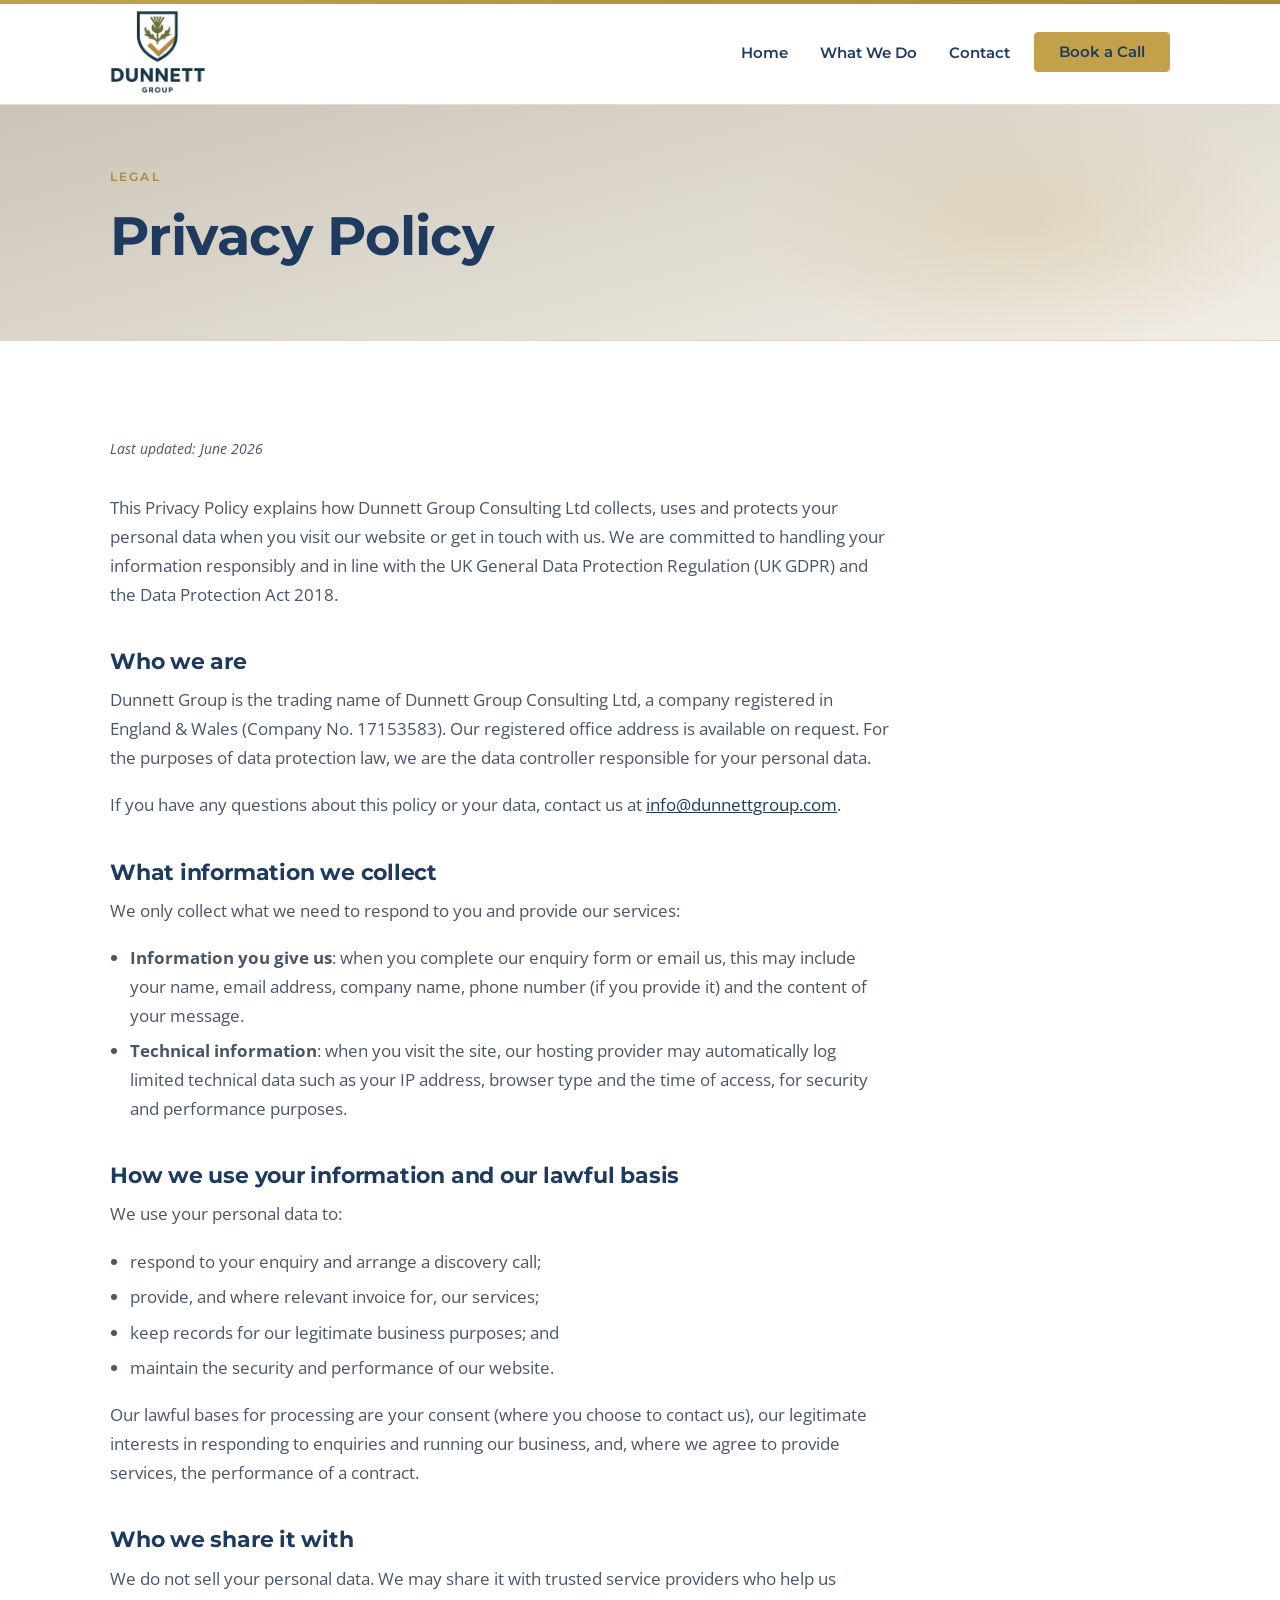
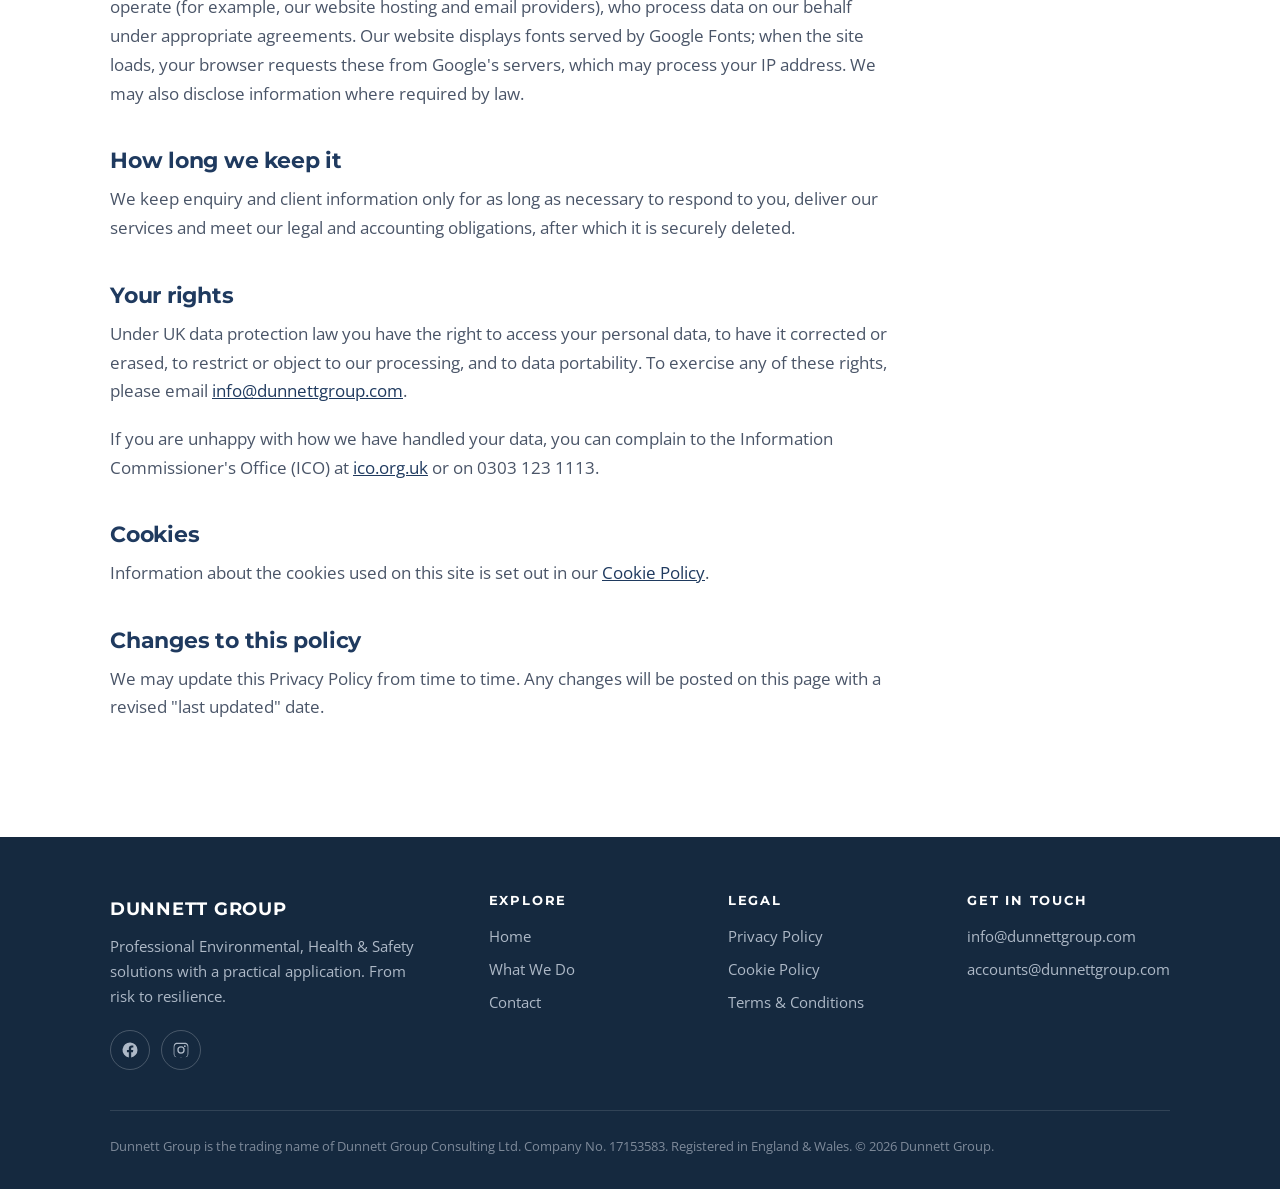
<file: privacy.html>
<!DOCTYPE html>
<html lang="en-GB">
<head>
  <meta charset="UTF-8" />
  <meta name="viewport" content="width=device-width, initial-scale=1.0" />
  <title>Privacy Policy | Dunnett Group</title>
  <meta name="description" content="How Dunnett Group Consulting Ltd collects, uses and protects your personal data, and your rights under UK data protection law." />
  <meta name="robots" content="index,follow" />
  <!-- Open Graph / social share -->
  <meta property="og:type" content="website" />
  <meta property="og:site_name" content="Dunnett Group" />
  <meta property="og:title" content="Privacy Policy | Dunnett Group" />
  <meta property="og:description" content="How Dunnett Group Consulting Ltd collects, uses and protects your personal data, and your rights under UK data protection law." />
  <meta property="og:url" content="https://dunnett-group.pages.dev/privacy.html" />
  <meta property="og:image" content="https://dunnett-group.pages.dev/assets/og-image.jpg" />
  <meta property="og:image:width" content="1200" />
  <meta property="og:image:height" content="630" />
  <meta property="og:image:alt" content="Dunnett Group, From Risk to Resilience" />
  <meta name="twitter:card" content="summary_large_image" />
  <meta name="twitter:title" content="Privacy Policy | Dunnett Group" />
  <meta name="twitter:description" content="How Dunnett Group Consulting Ltd collects, uses and protects your personal data, and your rights under UK data protection law." />
  <meta name="twitter:image" content="https://dunnett-group.pages.dev/assets/og-image.jpg" />
  <link rel="preconnect" href="https://fonts.googleapis.com" />
  <link rel="preconnect" href="https://fonts.gstatic.com" crossorigin />
  <link href="https://fonts.googleapis.com/css2?family=Montserrat:wght@600;700&family=Open+Sans:wght@400;600&display=swap" rel="stylesheet" />
  <link rel="stylesheet" href="styles.css" />
  <link rel="icon" href="assets/logo.png" />
</head>
<body>

  <header class="site-header">
    <div class="container nav">
      <a class="brand" href="index.html" aria-label="Dunnett Group home">
        <img src="assets/logo.png" alt="Dunnett Group" />
      </a>
      <ul class="nav-links">
        <li><a href="index.html">Home</a></li>
        <li><a href="services.html">What We Do</a></li>
        <li><a href="contact.html">Contact</a></li>
      </ul>
      <div class="nav-right">
        <a class="btn btn--gold nav-book" href="book.html">Book a Call</a>
        <button class="nav-toggle" aria-label="Menu"><span></span><span></span><span></span></button>
      </div>
    </div>
  </header>

  <section class="hero">
    <div class="container">
      <span class="eyebrow">Legal</span>
      <h1>Privacy Policy</h1>
    </div>
  </section>

  <section>
    <div class="container">
      <div class="prose">
        <p class="updated">Last updated: June 2026</p>

        <p>This Privacy Policy explains how Dunnett Group Consulting Ltd collects, uses and protects your personal data when you visit our website or get in touch with us. We are committed to handling your information responsibly and in line with the UK General Data Protection Regulation (UK GDPR) and the Data Protection Act 2018.</p>

        <h2>Who we are</h2>
        <p>Dunnett Group is the trading name of Dunnett Group Consulting Ltd, a company registered in England &amp; Wales (Company No. 17153583). Our registered office address is available on request. For the purposes of data protection law, we are the data controller responsible for your personal data.</p>
        <p>If you have any questions about this policy or your data, contact us at <a href="mailto:info@dunnettgroup.com">info@dunnettgroup.com</a>.</p>

        <h2>What information we collect</h2>
        <p>We only collect what we need to respond to you and provide our services:</p>
        <ul>
          <li><strong>Information you give us</strong>: when you complete our enquiry form or email us, this may include your name, email address, company name, phone number (if you provide it) and the content of your message.</li>
          <li><strong>Technical information</strong>: when you visit the site, our hosting provider may automatically log limited technical data such as your IP address, browser type and the time of access, for security and performance purposes.</li>
        </ul>

        <h2>How we use your information and our lawful basis</h2>
        <p>We use your personal data to:</p>
        <ul>
          <li>respond to your enquiry and arrange a discovery call;</li>
          <li>provide, and where relevant invoice for, our services;</li>
          <li>keep records for our legitimate business purposes; and</li>
          <li>maintain the security and performance of our website.</li>
        </ul>
        <p>Our lawful bases for processing are your consent (where you choose to contact us), our legitimate interests in responding to enquiries and running our business, and, where we agree to provide services, the performance of a contract.</p>

        <h2>Who we share it with</h2>
        <p>We do not sell your personal data. We may share it with trusted service providers who help us operate (for example, our website hosting and email providers), who process data on our behalf under appropriate agreements. Our website displays fonts served by Google Fonts; when the site loads, your browser requests these from Google's servers, which may process your IP address. We may also disclose information where required by law.</p>

        <h2>How long we keep it</h2>
        <p>We keep enquiry and client information only for as long as necessary to respond to you, deliver our services and meet our legal and accounting obligations, after which it is securely deleted.</p>

        <h2>Your rights</h2>
        <p>Under UK data protection law you have the right to access your personal data, to have it corrected or erased, to restrict or object to our processing, and to data portability. To exercise any of these rights, please email <a href="mailto:info@dunnettgroup.com">info@dunnettgroup.com</a>.</p>
        <p>If you are unhappy with how we have handled your data, you can complain to the Information Commissioner's Office (ICO) at <a href="https://ico.org.uk" target="_blank" rel="noopener">ico.org.uk</a> or on 0303 123 1113.</p>

        <h2>Cookies</h2>
        <p>Information about the cookies used on this site is set out in our <a href="cookies.html">Cookie Policy</a>.</p>

        <h2>Changes to this policy</h2>
        <p>We may update this Privacy Policy from time to time. Any changes will be posted on this page with a revised "last updated" date.</p>
      </div>
    </div>
  </section>

  <!-- FOOTER -->
  <footer class="site-footer">
    <div class="container">
      <div class="footer-grid">
        <div class="footer-brand">
          <b>DUNNETT GROUP</b>
          <p>Professional Environmental, Health &amp; Safety solutions with a practical application. From risk to resilience.</p>
          <div class="social">
            <a href="https://www.facebook.com/profile.php?id=61591281729366" aria-label="Dunnett Group on Facebook" rel="noopener" target="_blank"><svg viewBox="0 0 24 24" fill="currentColor"><path d="M22 12a10 10 0 1 0-11.56 9.88v-6.99H7.9V12h2.54V9.8c0-2.5 1.49-3.89 3.77-3.89 1.09 0 2.24.2 2.24.2v2.46h-1.26c-1.24 0-1.63.77-1.63 1.56V12h2.78l-.44 2.89h-2.34v6.99A10 10 0 0 0 22 12z"/></svg></a>
            <a href="https://www.instagram.com/dunnett_group/" aria-label="Dunnett Group on Instagram" rel="noopener" target="_blank"><svg viewBox="0 0 24 24" fill="currentColor"><path d="M12 2.2c3.2 0 3.58.01 4.85.07 1.17.05 1.8.25 2.23.41.56.22.96.48 1.38.9.42.42.68.82.9 1.38.16.42.36 1.06.41 2.23.06 1.27.07 1.65.07 4.85s-.01 3.58-.07 4.85c-.05 1.17-.25 1.8-.41 2.23-.22.56-.48.96-.9 1.38-.42.42-.82.68-1.38.9-.42.16-1.06.36-2.23.41-1.27.06-1.65.07-4.85.07s-3.58-.01-4.85-.07c-1.17-.05-1.8-.25-2.23-.41-.56-.22-.96-.48-1.38-.9-.42-.42-.68-.82-.9-1.38-.16-.42-.36-1.06-.41-2.23C2.21 15.58 2.2 15.2 2.2 12s.01-3.58.07-4.85c.05-1.17.25-1.8.41-2.23.22-.56.48-.96.9-1.38.42-.42.82-.68 1.38-.9.42-.16 1.06-.36 2.23-.41C8.42 2.21 8.8 2.2 12 2.2zm0 1.8c-3.15 0-3.5.01-4.74.07-.95.04-1.47.2-1.81.34-.46.18-.78.39-1.12.73-.34.34-.55.66-.73 1.12-.14.34-.3.86-.34 1.81-.06 1.24-.07 1.59-.07 4.74s.01 3.5.07 4.74c.04.95.2 1.47.34 1.81.18.46.39.78.73 1.12.34.34.66.55 1.12.73.34.14.86.3 1.81.34 1.24.06 1.59.07 4.74.07s3.5-.01 4.74-.07c.95-.04 1.47-.2 1.81-.34.46-.18.78-.39 1.12-.73.34-.34.55-.66.73-1.12.14-.34.3-.86.34-1.81.06-1.24.07-1.59.07-4.74s-.01-3.5-.07-4.74c-.04-.95-.2-1.47-.34-1.81-.18-.46-.39-.78-.73-1.12-.34-.34-.66-.55-1.12-.73-.34-.14-.86-.3-1.81-.34C15.5 4.01 15.15 4 12 4zm0 3.06A4.94 4.94 0 1 1 7.06 12 4.94 4.94 0 0 1 12 7.06zm0 8.14A3.2 3.2 0 1 0 8.8 12 3.2 3.2 0 0 0 12 15.2zm6.28-8.34a1.15 1.15 0 1 1-1.15-1.15 1.15 1.15 0 0 1 1.15 1.15z"/></svg></a>
          </div>
        </div>
        <div>
          <h4>Explore</h4>
          <ul class="footer-links">
            <li><a href="index.html">Home</a></li>
            <li><a href="services.html">What We Do</a></li>
            <li><a href="contact.html">Contact</a></li>
          </ul>
        </div>
        <div>
          <h4>Legal</h4>
          <ul class="footer-links">
            <li><a href="privacy.html">Privacy Policy</a></li>
            <li><a href="cookies.html">Cookie Policy</a></li>
            <li><a href="terms.html">Terms &amp; Conditions</a></li>
          </ul>
        </div>
        <div>
          <h4>Get in touch</h4>
          <ul class="footer-links">
            <li><a href="mailto:info@dunnettgroup.com">info@dunnettgroup.com</a></li>
            <li><a href="mailto:accounts@dunnettgroup.com">accounts@dunnettgroup.com</a></li>
          </ul>
        </div>
      </div>
      <div class="footer-bottom">
        Dunnett Group is the trading name of Dunnett Group Consulting Ltd. Company No. 17153583. Registered in England &amp; Wales. &copy; <span id="yr">2026</span> Dunnett Group.
      </div>
    </div>
  </footer>

  <script src="script.js"></script>
  <script>document.getElementById('yr').textContent = new Date().getFullYear();</script>
</body>
</html>
</file>
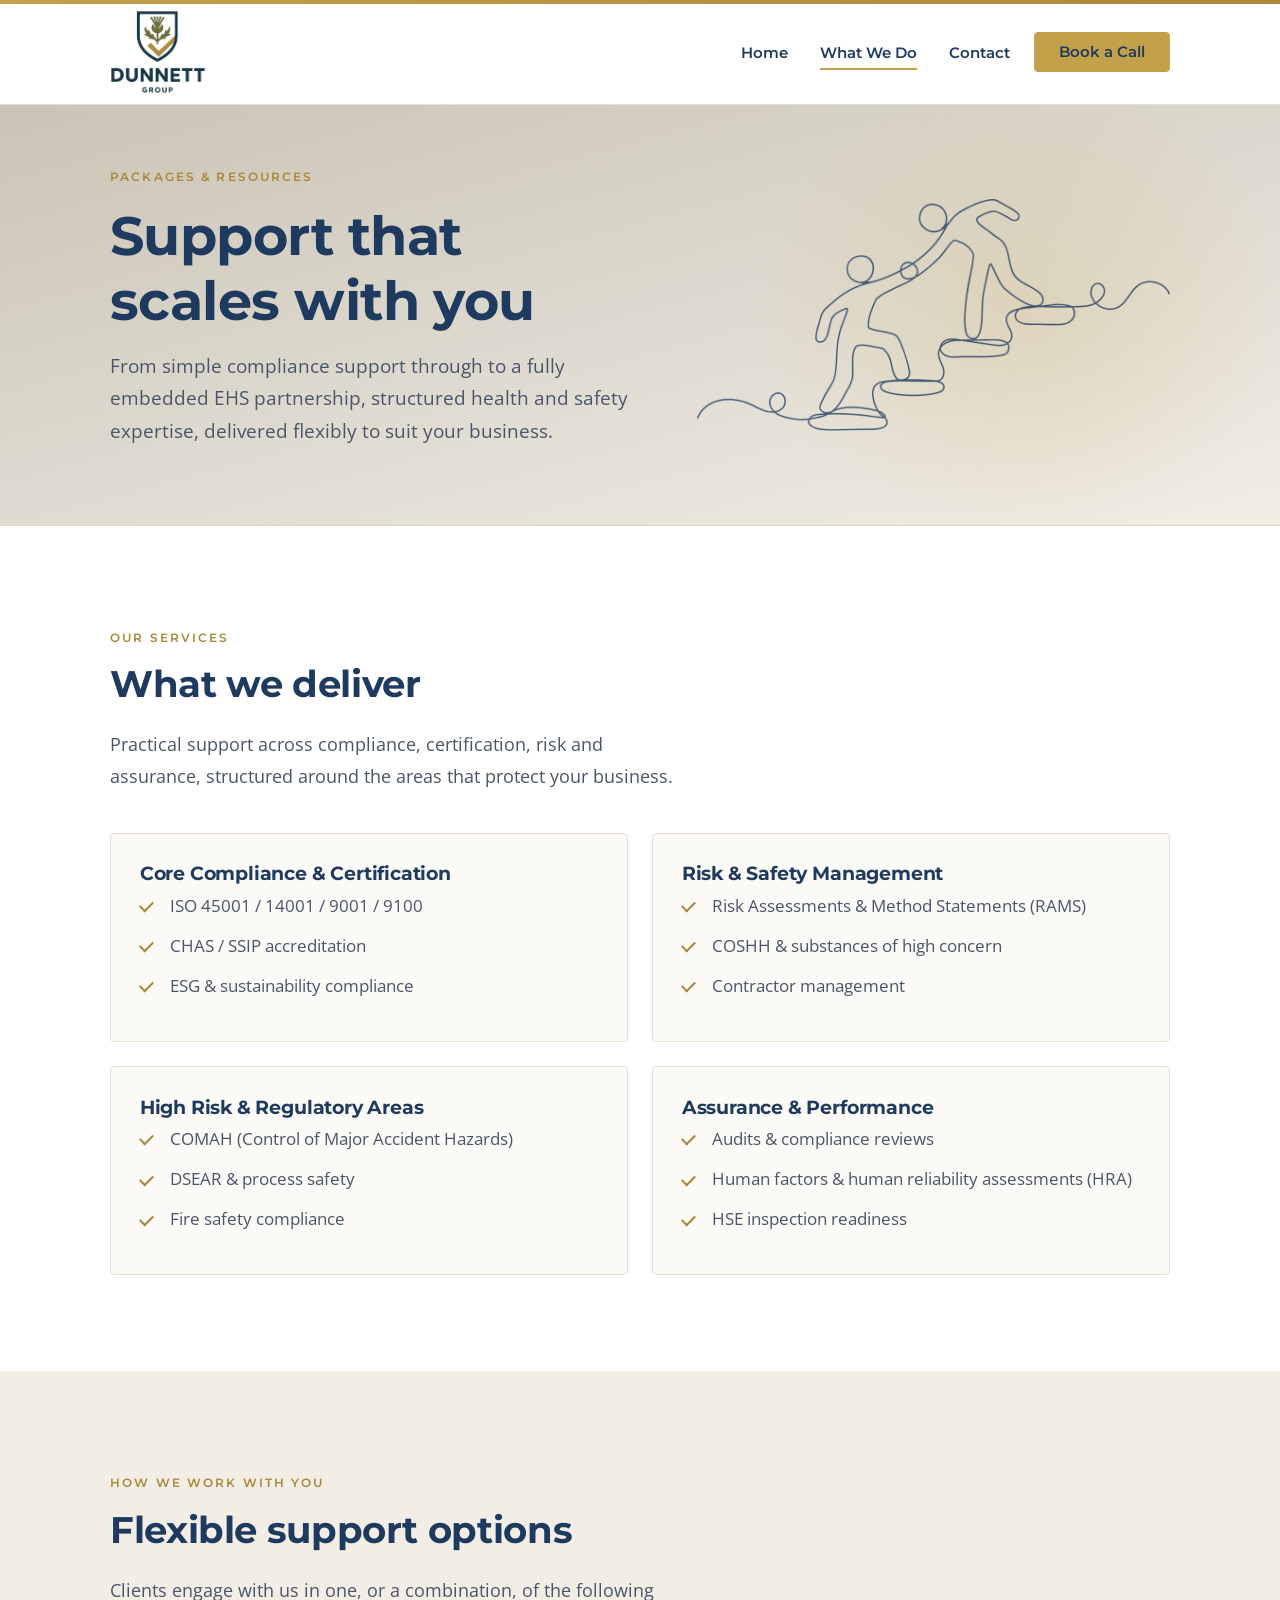
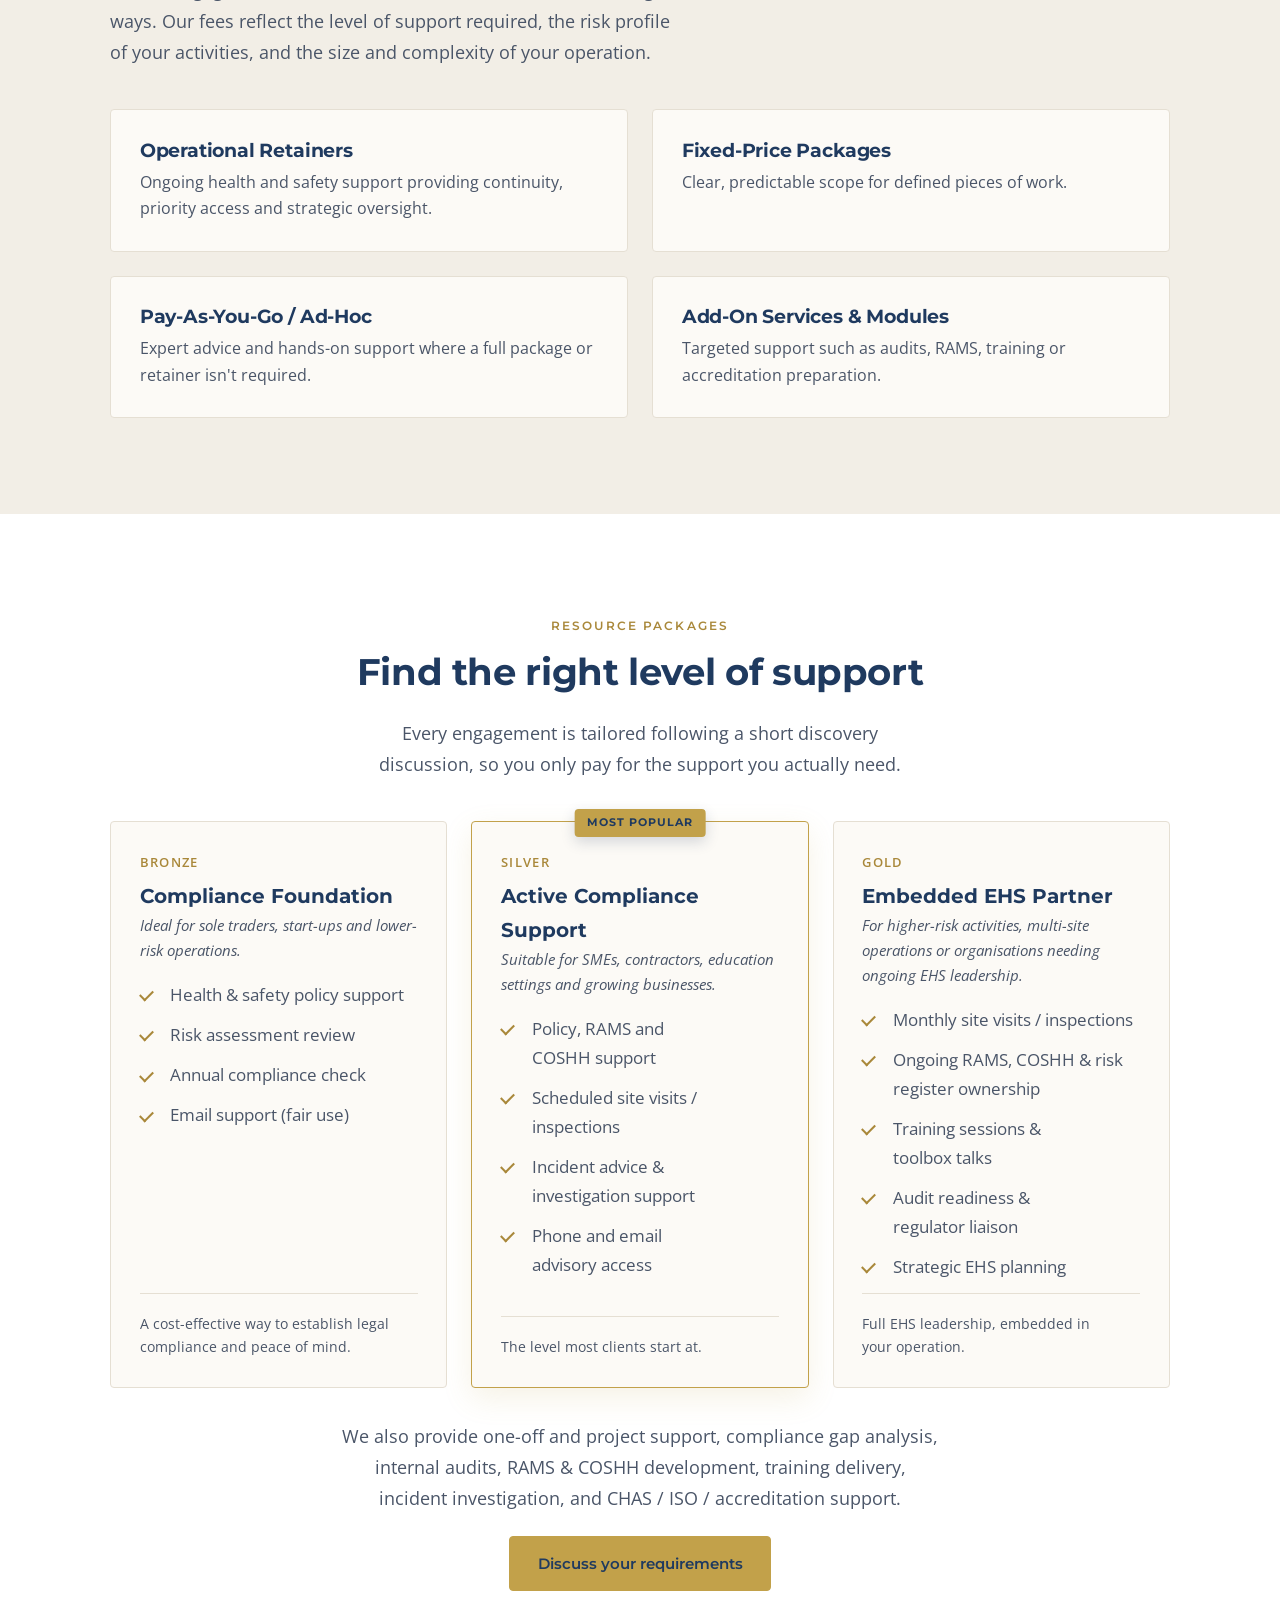
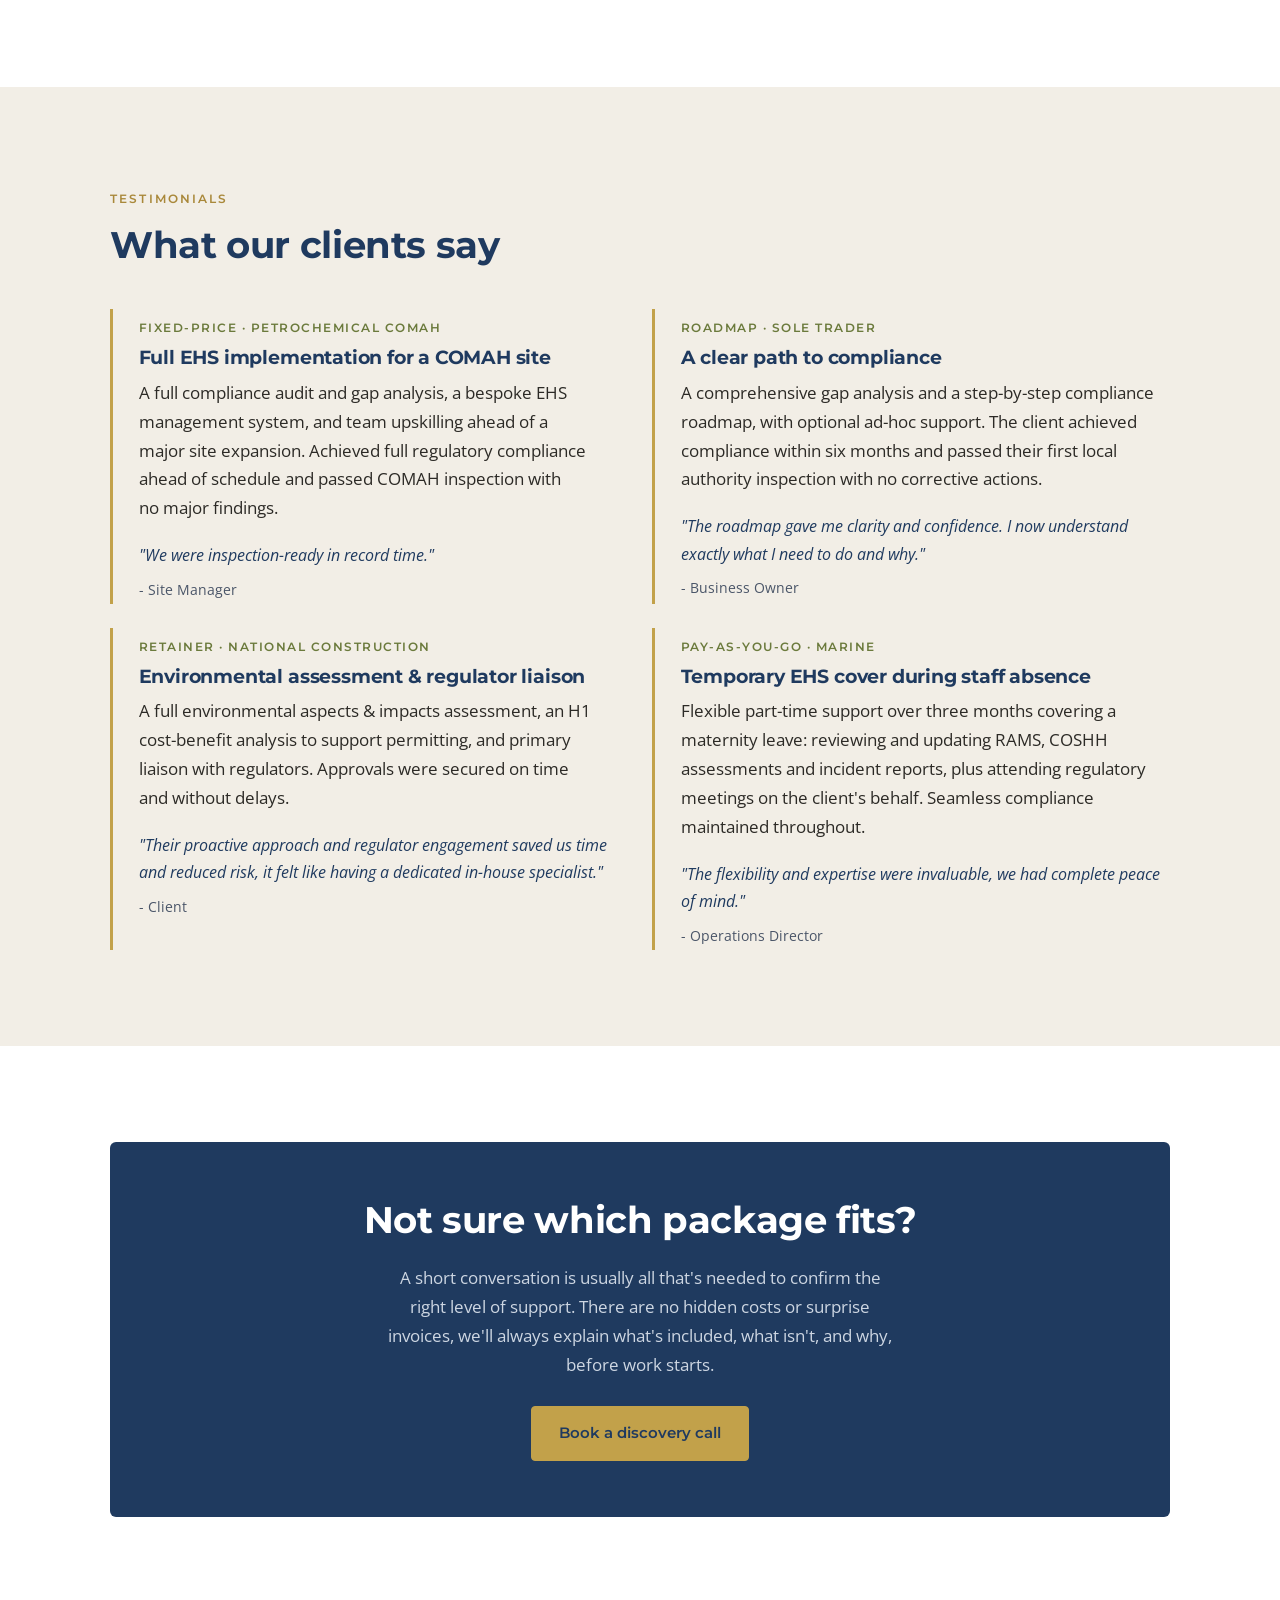
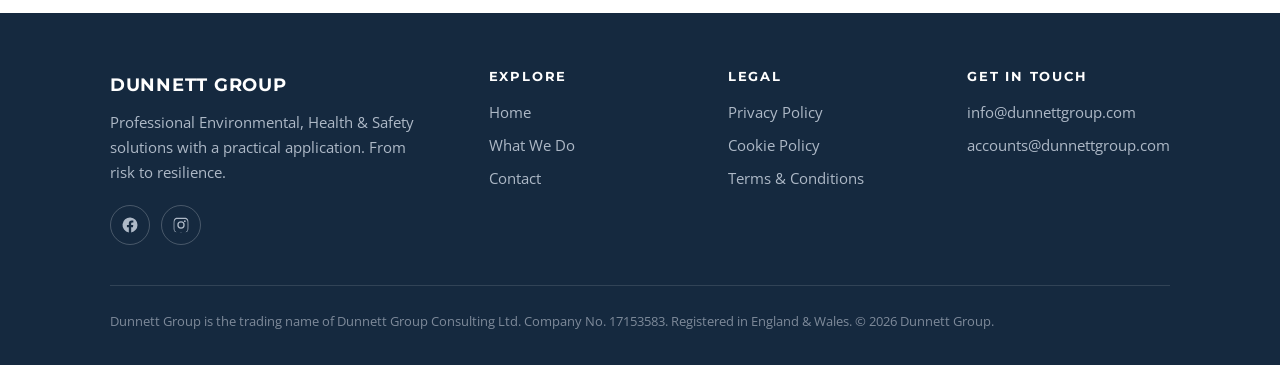
<file: services.html>
<!DOCTYPE html>
<html lang="en-GB">
<head>
  <meta charset="UTF-8" />
  <meta name="viewport" content="width=device-width, initial-scale=1.0" />
  <title>What We Do - Packages &amp; Resources | Dunnett Group</title>
  <meta name="description" content="Dunnett Group's EHS services, flexible support options and resource packages, scaling from compliance foundations to a fully embedded EHS partnership. Every engagement tailored after a short discovery call." />
  <!-- Open Graph / social share -->
  <meta property="og:type" content="website" />
  <meta property="og:site_name" content="Dunnett Group" />
  <meta property="og:title" content="What We Do - Packages &amp; Resources | Dunnett Group" />
  <meta property="og:description" content="Dunnett Group's EHS services, flexible support options and resource packages, scaling from compliance foundations to a fully embedded EHS partnership. Every engagement tailored after a short discovery call." />
  <meta property="og:url" content="https://dunnett-group.pages.dev/services.html" />
  <meta property="og:image" content="https://dunnett-group.pages.dev/assets/og-image.jpg" />
  <meta property="og:image:width" content="1200" />
  <meta property="og:image:height" content="630" />
  <meta property="og:image:alt" content="Dunnett Group, From Risk to Resilience" />
  <meta name="twitter:card" content="summary_large_image" />
  <meta name="twitter:title" content="What We Do - Packages &amp; Resources | Dunnett Group" />
  <meta name="twitter:description" content="Dunnett Group's EHS services, flexible support options and resource packages, scaling from compliance foundations to a fully embedded EHS partnership. Every engagement tailored after a short discovery call." />
  <meta name="twitter:image" content="https://dunnett-group.pages.dev/assets/og-image.jpg" />
  <link rel="preconnect" href="https://fonts.googleapis.com" />
  <link rel="preconnect" href="https://fonts.gstatic.com" crossorigin />
  <link href="https://fonts.googleapis.com/css2?family=Montserrat:wght@600;700&family=Open+Sans:wght@400;600&display=swap" rel="stylesheet" />
  <link rel="stylesheet" href="styles.css" />
  <link rel="icon" href="assets/logo.png" />
</head>
<body>

  <!-- HEADER -->
  <header class="site-header">
    <div class="container nav">
      <a class="brand" href="index.html" aria-label="Dunnett Group home">
        <img src="assets/logo.png" alt="Dunnett Group" />
      </a>
      <ul class="nav-links">
        <li><a href="index.html">Home</a></li>
        <li><a href="services.html" class="is-active">What We Do</a></li>
        <li><a href="contact.html">Contact</a></li>
      </ul>
      <div class="nav-right">
        <a class="btn btn--gold nav-book" href="book.html">Book a Call</a>
        <button class="nav-toggle" aria-label="Menu"><span></span><span></span><span></span></button>
      </div>
    </div>
  </header>

  <!-- PAGE HERO -->
  <section class="hero hero--split">
    <div class="container">
      <div class="hero-copy">
        <span class="eyebrow">Packages &amp; Resources</span>
        <h1>Support that scales with you</h1>
        <p>From simple compliance support through to a fully embedded EHS partnership, structured health and safety expertise, delivered flexibly to suit your&nbsp;business.</p>
      </div>
      <img class="hero-illustration" src="assets/services-illustration.png" alt="" />
    </div>
  </section>

  <!-- SERVICES DETAIL -->
  <section>
    <div class="container">
      <div class="section-head">
        <span class="eyebrow">Our Services</span>
        <h2>What we deliver</h2>
        <p class="lead">Practical support across compliance, certification, risk and assurance, structured around the areas that protect your business.</p>
      </div>
      <div class="grid grid-2">
        <article class="card">
          <h3>Core Compliance &amp; Certification</h3>
          <ul class="ticks">
            <li>ISO 45001 / 14001 / 9001 / 9100</li>
            <li>CHAS / SSIP accreditation</li>
            <li>ESG &amp; sustainability compliance</li>
          </ul>
        </article>
        <article class="card">
          <h3>Risk &amp; Safety Management</h3>
          <ul class="ticks">
            <li>Risk Assessments &amp; Method Statements (RAMS)</li>
            <li>COSHH &amp; substances of high concern</li>
            <li>Contractor management</li>
          </ul>
        </article>
        <article class="card">
          <h3>High Risk &amp; Regulatory Areas</h3>
          <ul class="ticks">
            <li>COMAH (Control of Major Accident Hazards)</li>
            <li>DSEAR &amp; process safety</li>
            <li>Fire safety compliance</li>
          </ul>
        </article>
        <article class="card">
          <h3>Assurance &amp; Performance</h3>
          <ul class="ticks">
            <li>Audits &amp; compliance reviews</li>
            <li>Human factors &amp; human reliability assessments (HRA)</li>
            <li>HSE inspection readiness</li>
          </ul>
        </article>
      </div>
    </div>
  </section>

  <!-- SUPPORT OPTIONS -->
  <section class="section--tint">
    <div class="container">
      <div class="section-head">
        <span class="eyebrow">How We Work With You</span>
        <h2>Flexible support options</h2>
        <p class="lead">Clients engage with us in one, or a combination, of the following ways. Our fees reflect the level of support required, the risk profile of your activities, and the size and complexity of your operation.</p>
      </div>
      <div class="grid grid-2">
        <article class="card">
          <h3>Operational Retainers</h3>
          <p>Ongoing health and safety support providing continuity, priority access and strategic oversight.</p>
        </article>
        <article class="card">
          <h3>Fixed-Price Packages</h3>
          <p>Clear, predictable scope for defined pieces of work.</p>
        </article>
        <article class="card">
          <h3>Pay-As-You-Go / Ad-Hoc</h3>
          <p>Expert advice and hands-on support where a full package or retainer isn't required.</p>
        </article>
        <article class="card">
          <h3>Add-On Services &amp; Modules</h3>
          <p>Targeted support such as audits, RAMS, training or accreditation preparation.</p>
        </article>
      </div>
    </div>
  </section>

  <!-- PACKAGE TIERS (NO PRICING) -->
  <section id="packages">
    <div class="container">
      <div class="section-head center">
        <span class="eyebrow">Resource Packages</span>
        <h2>Find the right level of support</h2>
        <p class="lead">Every engagement is tailored following a short discovery discussion, so you only pay for the support you actually need.</p>
      </div>
      <div class="grid grid-3">

        <article class="card tier">
          <span class="tier-tag">Bronze</span>
          <span class="tier-name">Compliance Foundation</span>
          <p class="tier-for">Ideal for sole traders, start-ups and lower-risk operations.</p>
          <ul class="ticks">
            <li>Health &amp; safety policy support</li>
            <li>Risk assessment review</li>
            <li>Annual compliance check</li>
            <li>Email support (fair use)</li>
          </ul>
          <p class="note">A cost-effective way to establish legal compliance and peace of mind.</p>
        </article>

        <article class="card tier is-featured">
          <span class="badge">Most popular</span>
          <span class="tier-tag">Silver</span>
          <span class="tier-name">Active Compliance Support</span>
          <p class="tier-for">Suitable for SMEs, contractors, education settings and growing businesses.</p>
          <ul class="ticks">
            <li>Policy, RAMS and COSHH support</li>
            <li>Scheduled site visits / inspections</li>
            <li>Incident advice &amp; investigation support</li>
            <li>Phone and email advisory access</li>
          </ul>
          <p class="note">The level most clients start at.</p>
        </article>

        <article class="card tier">
          <span class="tier-tag">Gold</span>
          <span class="tier-name">Embedded EHS Partner</span>
          <p class="tier-for">For higher-risk activities, multi-site operations or organisations needing ongoing EHS leadership.</p>
          <ul class="ticks">
            <li>Monthly site visits / inspections</li>
            <li>Ongoing RAMS, COSHH &amp; risk register ownership</li>
            <li>Training sessions &amp; toolbox talks</li>
            <li>Audit readiness &amp; regulator liaison</li>
            <li>Strategic EHS planning</li>
          </ul>
          <p class="note">Full EHS leadership, embedded in your operation.</p>
        </article>

      </div>

      <div class="center" style="margin-top:2rem;">
        <p class="lead" style="margin:0 auto 1.4rem;">We also provide one-off and project support, compliance gap analysis, internal audits, RAMS &amp; COSHH development, training delivery, incident investigation, and CHAS / ISO / accreditation support.</p>
        <a class="btn btn--gold" href="contact.html">Discuss your requirements</a>
      </div>
    </div>
  </section>

  <!-- CASE STUDIES -->
  <section class="section--tint" id="testimonials">
    <div class="container">
      <div class="section-head">
        <span class="eyebrow">Testimonials</span>
        <h2>What our clients say</h2>
      </div>
      <div class="grid grid-2">

        <div class="case">
          <span class="case-tag">Fixed-Price · Petrochemical COMAH</span>
          <h3>Full EHS implementation for a COMAH site</h3>
          <p>A full compliance audit and gap analysis, a bespoke EHS management system, and team upskilling ahead of a major site expansion. Achieved full regulatory compliance ahead of schedule and passed COMAH inspection with no major findings.</p>
          <blockquote>"We were inspection-ready in record time."<footer>- Site Manager</footer></blockquote>
        </div>

        <div class="case">
          <span class="case-tag">Roadmap · Sole Trader</span>
          <h3>A clear path to compliance</h3>
          <p>A comprehensive gap analysis and a step-by-step compliance roadmap, with optional ad-hoc support. The client achieved compliance within six months and passed their first local authority inspection with no corrective actions.</p>
          <blockquote>"The roadmap gave me clarity and confidence. I now understand exactly what I need to do and why."<footer>- Business Owner</footer></blockquote>
        </div>

        <div class="case">
          <span class="case-tag">Retainer · National Construction</span>
          <h3>Environmental assessment &amp; regulator liaison</h3>
          <p>A full environmental aspects &amp; impacts assessment, an H1 cost-benefit analysis to support permitting, and primary liaison with regulators. Approvals were secured on time and without delays.</p>
          <blockquote>"Their proactive approach and regulator engagement saved us time and reduced risk, it felt like having a dedicated in-house specialist."<footer>- Client</footer></blockquote>
        </div>

        <div class="case">
          <span class="case-tag">Pay-As-You-Go · Marine</span>
          <h3>Temporary EHS cover during staff absence</h3>
          <p>Flexible part-time support over three months covering a maternity leave: reviewing and updating RAMS, COSHH assessments and incident reports, plus attending regulatory meetings on the client's behalf. Seamless compliance maintained throughout.</p>
          <blockquote>"The flexibility and expertise were invaluable, we had complete peace of mind."<footer>- Operations Director</footer></blockquote>
        </div>

      </div>
    </div>
  </section>

  <!-- CTA -->
  <section>
    <div class="container">
      <div class="cta-band">
        <h2>Not sure which package fits?</h2>
        <p>A short conversation is usually all that's needed to confirm the right level of support. There are no hidden costs or surprise invoices, we'll always explain what's included, what isn't, and why, before work starts.</p>
        <div style="margin-top:1.6rem;">
          <a class="btn btn--gold" href="book.html">Book a discovery call</a>
        </div>
      </div>
    </div>
  </section>

  <!-- FOOTER -->
  <footer class="site-footer">
    <div class="container">
      <div class="footer-grid">
        <div class="footer-brand">
          <b>DUNNETT GROUP</b>
          <p>Professional Environmental, Health &amp; Safety solutions with a practical application. From risk to resilience.</p>
          <div class="social">
            <a href="https://www.facebook.com/profile.php?id=61591281729366" aria-label="Dunnett Group on Facebook" rel="noopener" target="_blank"><svg viewBox="0 0 24 24" fill="currentColor"><path d="M22 12a10 10 0 1 0-11.56 9.88v-6.99H7.9V12h2.54V9.8c0-2.5 1.49-3.89 3.77-3.89 1.09 0 2.24.2 2.24.2v2.46h-1.26c-1.24 0-1.63.77-1.63 1.56V12h2.78l-.44 2.89h-2.34v6.99A10 10 0 0 0 22 12z"/></svg></a>
            <a href="https://www.instagram.com/dunnett_group/" aria-label="Dunnett Group on Instagram" rel="noopener" target="_blank"><svg viewBox="0 0 24 24" fill="currentColor"><path d="M12 2.2c3.2 0 3.58.01 4.85.07 1.17.05 1.8.25 2.23.41.56.22.96.48 1.38.9.42.42.68.82.9 1.38.16.42.36 1.06.41 2.23.06 1.27.07 1.65.07 4.85s-.01 3.58-.07 4.85c-.05 1.17-.25 1.8-.41 2.23-.22.56-.48.96-.9 1.38-.42.42-.82.68-1.38.9-.42.16-1.06.36-2.23.41-1.27.06-1.65.07-4.85.07s-3.58-.01-4.85-.07c-1.17-.05-1.8-.25-2.23-.41-.56-.22-.96-.48-1.38-.9-.42-.42-.68-.82-.9-1.38-.16-.42-.36-1.06-.41-2.23C2.21 15.58 2.2 15.2 2.2 12s.01-3.58.07-4.85c.05-1.17.25-1.8.41-2.23.22-.56.48-.96.9-1.38.42-.42.82-.68 1.38-.9.42-.16 1.06-.36 2.23-.41C8.42 2.21 8.8 2.2 12 2.2zm0 1.8c-3.15 0-3.5.01-4.74.07-.95.04-1.47.2-1.81.34-.46.18-.78.39-1.12.73-.34.34-.55.66-.73 1.12-.14.34-.3.86-.34 1.81-.06 1.24-.07 1.59-.07 4.74s.01 3.5.07 4.74c.04.95.2 1.47.34 1.81.18.46.39.78.73 1.12.34.34.66.55 1.12.73.34.14.86.3 1.81.34 1.24.06 1.59.07 4.74.07s3.5-.01 4.74-.07c.95-.04 1.47-.2 1.81-.34.46-.18.78-.39 1.12-.73.34-.34.55-.66.73-1.12.14-.34.3-.86.34-1.81.06-1.24.07-1.59.07-4.74s-.01-3.5-.07-4.74c-.04-.95-.2-1.47-.34-1.81-.18-.46-.39-.78-.73-1.12-.34-.34-.66-.55-1.12-.73-.34-.14-.86-.3-1.81-.34C15.5 4.01 15.15 4 12 4zm0 3.06A4.94 4.94 0 1 1 7.06 12 4.94 4.94 0 0 1 12 7.06zm0 8.14A3.2 3.2 0 1 0 8.8 12 3.2 3.2 0 0 0 12 15.2zm6.28-8.34a1.15 1.15 0 1 1-1.15-1.15 1.15 1.15 0 0 1 1.15 1.15z"/></svg></a>
          </div>
        </div>
        <div>
          <h4>Explore</h4>
          <ul class="footer-links">
            <li><a href="index.html">Home</a></li>
            <li><a href="services.html">What We Do</a></li>
            <li><a href="contact.html">Contact</a></li>
          </ul>
        </div>
        <div>
          <h4>Legal</h4>
          <ul class="footer-links">
            <li><a href="privacy.html">Privacy Policy</a></li>
            <li><a href="cookies.html">Cookie Policy</a></li>
            <li><a href="terms.html">Terms &amp; Conditions</a></li>
          </ul>
        </div>
        <div>
          <h4>Get in touch</h4>
          <ul class="footer-links">
            <li><a href="mailto:info@dunnettgroup.com">info@dunnettgroup.com</a></li>
            <li><a href="mailto:accounts@dunnettgroup.com">accounts@dunnettgroup.com</a></li>
          </ul>
        </div>
      </div>
      <div class="footer-bottom">
        Dunnett Group is the trading name of Dunnett Group Consulting Ltd. Company No. 17153583. Registered in England &amp; Wales. &copy; <span id="yr">2026</span> Dunnett Group.
      </div>
    </div>
  </footer>

  <script src="script.js"></script>
  <script>document.getElementById('yr').textContent = new Date().getFullYear();</script>
</body>
</html>
</file>
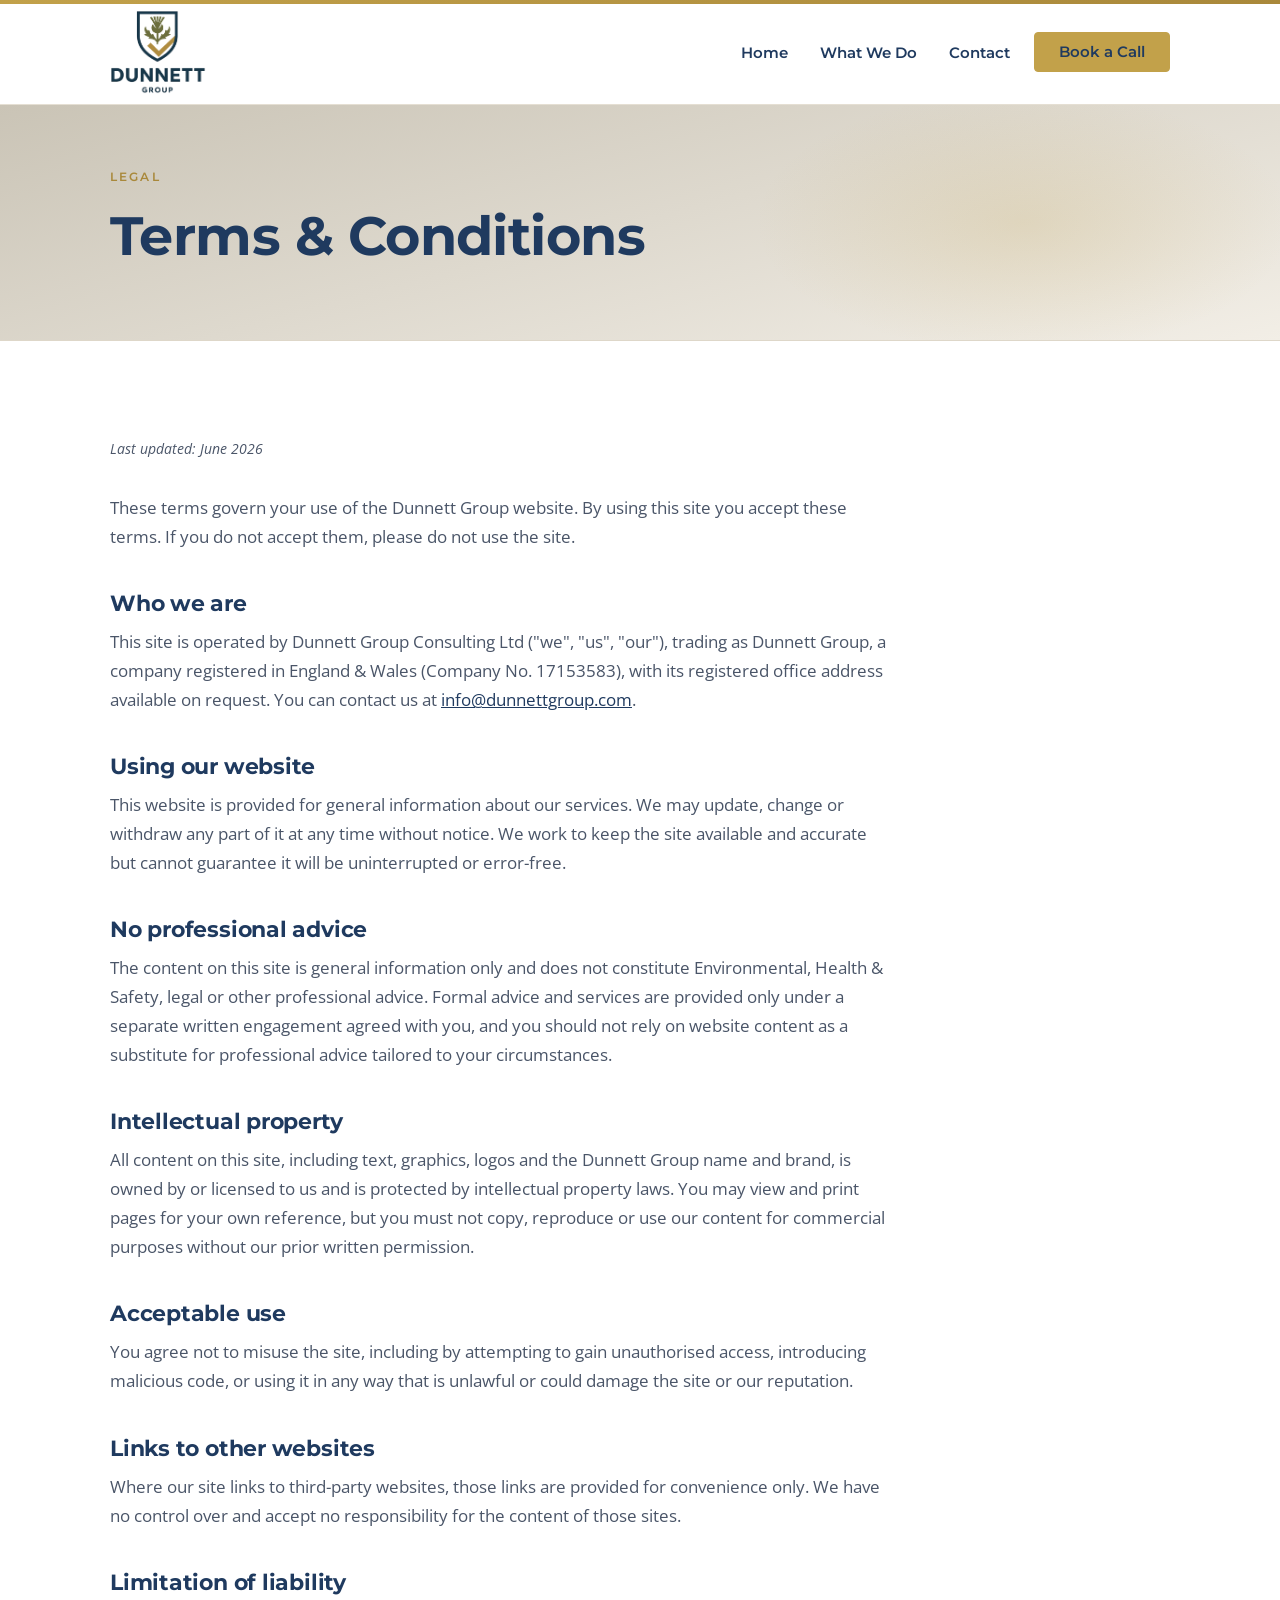
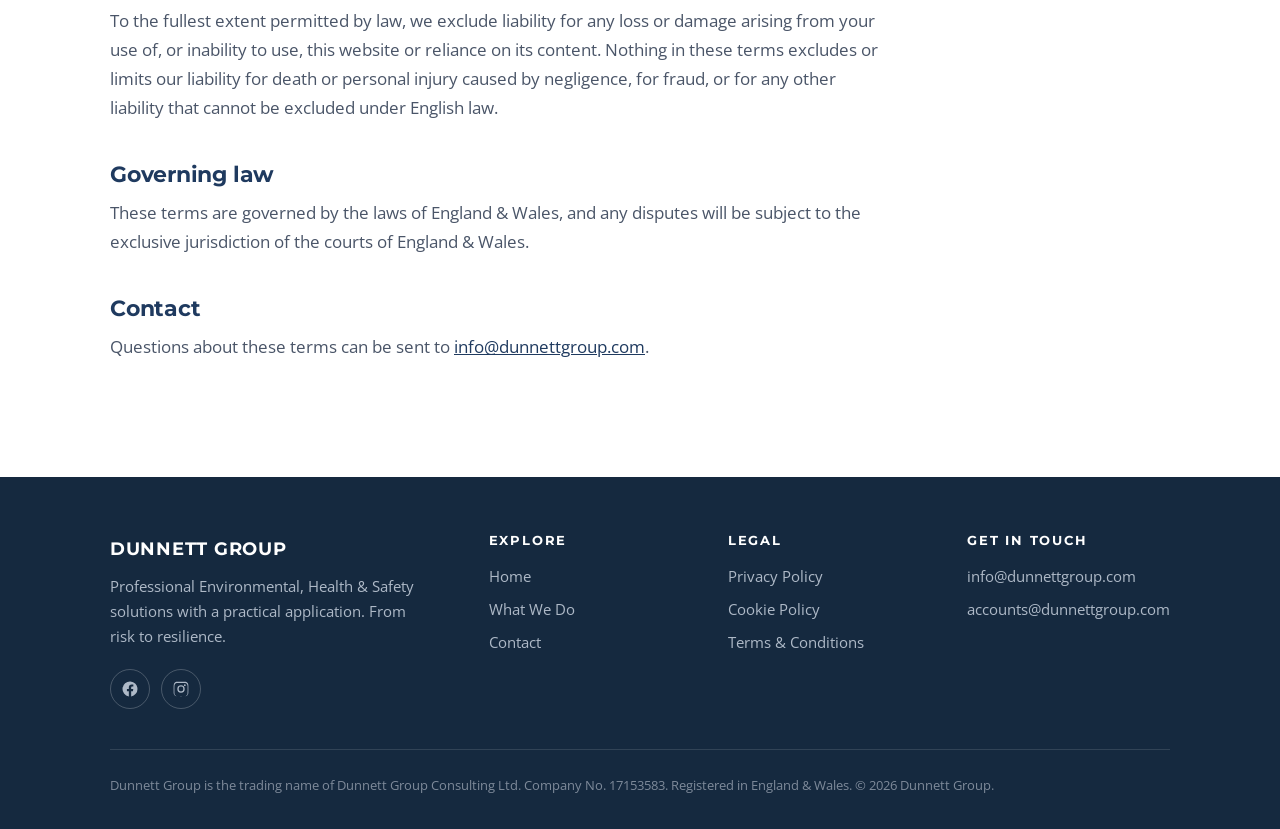
<file: terms.html>
<!DOCTYPE html>
<html lang="en-GB">
<head>
  <meta charset="UTF-8" />
  <meta name="viewport" content="width=device-width, initial-scale=1.0" />
  <title>Terms &amp; Conditions | Dunnett Group</title>
  <meta name="description" content="The terms of use that apply to the Dunnett Group website." />
  <meta name="robots" content="index,follow" />
  <!-- Open Graph / social share -->
  <meta property="og:type" content="website" />
  <meta property="og:site_name" content="Dunnett Group" />
  <meta property="og:title" content="Terms &amp; Conditions | Dunnett Group" />
  <meta property="og:description" content="The terms of use that apply to the Dunnett Group website." />
  <meta property="og:url" content="https://dunnett-group.pages.dev/terms.html" />
  <meta property="og:image" content="https://dunnett-group.pages.dev/assets/og-image.jpg" />
  <meta property="og:image:width" content="1200" />
  <meta property="og:image:height" content="630" />
  <meta property="og:image:alt" content="Dunnett Group, From Risk to Resilience" />
  <meta name="twitter:card" content="summary_large_image" />
  <meta name="twitter:title" content="Terms &amp; Conditions | Dunnett Group" />
  <meta name="twitter:description" content="The terms of use that apply to the Dunnett Group website." />
  <meta name="twitter:image" content="https://dunnett-group.pages.dev/assets/og-image.jpg" />
  <link rel="preconnect" href="https://fonts.googleapis.com" />
  <link rel="preconnect" href="https://fonts.gstatic.com" crossorigin />
  <link href="https://fonts.googleapis.com/css2?family=Montserrat:wght@600;700&family=Open+Sans:wght@400;600&display=swap" rel="stylesheet" />
  <link rel="stylesheet" href="styles.css" />
  <link rel="icon" href="assets/logo.png" />
</head>
<body>

  <header class="site-header">
    <div class="container nav">
      <a class="brand" href="index.html" aria-label="Dunnett Group home">
        <img src="assets/logo.png" alt="Dunnett Group" />
      </a>
      <ul class="nav-links">
        <li><a href="index.html">Home</a></li>
        <li><a href="services.html">What We Do</a></li>
        <li><a href="contact.html">Contact</a></li>
      </ul>
      <div class="nav-right">
        <a class="btn btn--gold nav-book" href="book.html">Book a Call</a>
        <button class="nav-toggle" aria-label="Menu"><span></span><span></span><span></span></button>
      </div>
    </div>
  </header>

  <section class="hero">
    <div class="container">
      <span class="eyebrow">Legal</span>
      <h1>Terms &amp; Conditions</h1>
    </div>
  </section>

  <section>
    <div class="container">
      <div class="prose">
        <p class="updated">Last updated: June 2026</p>

        <p>These terms govern your use of the Dunnett Group website. By using this site you accept these terms. If you do not accept them, please do not use the site.</p>

        <h2>Who we are</h2>
        <p>This site is operated by Dunnett Group Consulting Ltd ("we", "us", "our"), trading as Dunnett Group, a company registered in England &amp; Wales (Company No. 17153583), with its registered office address available on request. You can contact us at <a href="mailto:info@dunnettgroup.com">info@dunnettgroup.com</a>.</p>

        <h2>Using our website</h2>
        <p>This website is provided for general information about our services. We may update, change or withdraw any part of it at any time without notice. We work to keep the site available and accurate but cannot guarantee it will be uninterrupted or error-free.</p>

        <h2>No professional advice</h2>
        <p>The content on this site is general information only and does not constitute Environmental, Health &amp; Safety, legal or other professional advice. Formal advice and services are provided only under a separate written engagement agreed with you, and you should not rely on website content as a substitute for professional advice tailored to your circumstances.</p>

        <h2>Intellectual property</h2>
        <p>All content on this site, including text, graphics, logos and the Dunnett Group name and brand, is owned by or licensed to us and is protected by intellectual property laws. You may view and print pages for your own reference, but you must not copy, reproduce or use our content for commercial purposes without our prior written permission.</p>

        <h2>Acceptable use</h2>
        <p>You agree not to misuse the site, including by attempting to gain unauthorised access, introducing malicious code, or using it in any way that is unlawful or could damage the site or our reputation.</p>

        <h2>Links to other websites</h2>
        <p>Where our site links to third-party websites, those links are provided for convenience only. We have no control over and accept no responsibility for the content of those sites.</p>

        <h2>Limitation of liability</h2>
        <p>To the fullest extent permitted by law, we exclude liability for any loss or damage arising from your use of, or inability to use, this website or reliance on its content. Nothing in these terms excludes or limits our liability for death or personal injury caused by negligence, for fraud, or for any other liability that cannot be excluded under English law.</p>

        <h2>Governing law</h2>
        <p>These terms are governed by the laws of England &amp; Wales, and any disputes will be subject to the exclusive jurisdiction of the courts of England &amp; Wales.</p>

        <h2>Contact</h2>
        <p>Questions about these terms can be sent to <a href="mailto:info@dunnettgroup.com">info@dunnettgroup.com</a>.</p>
      </div>
    </div>
  </section>

  <!-- FOOTER -->
  <footer class="site-footer">
    <div class="container">
      <div class="footer-grid">
        <div class="footer-brand">
          <b>DUNNETT GROUP</b>
          <p>Professional Environmental, Health &amp; Safety solutions with a practical application. From risk to resilience.</p>
          <div class="social">
            <a href="https://www.facebook.com/profile.php?id=61591281729366" aria-label="Dunnett Group on Facebook" rel="noopener" target="_blank"><svg viewBox="0 0 24 24" fill="currentColor"><path d="M22 12a10 10 0 1 0-11.56 9.88v-6.99H7.9V12h2.54V9.8c0-2.5 1.49-3.89 3.77-3.89 1.09 0 2.24.2 2.24.2v2.46h-1.26c-1.24 0-1.63.77-1.63 1.56V12h2.78l-.44 2.89h-2.34v6.99A10 10 0 0 0 22 12z"/></svg></a>
            <a href="https://www.instagram.com/dunnett_group/" aria-label="Dunnett Group on Instagram" rel="noopener" target="_blank"><svg viewBox="0 0 24 24" fill="currentColor"><path d="M12 2.2c3.2 0 3.58.01 4.85.07 1.17.05 1.8.25 2.23.41.56.22.96.48 1.38.9.42.42.68.82.9 1.38.16.42.36 1.06.41 2.23.06 1.27.07 1.65.07 4.85s-.01 3.58-.07 4.85c-.05 1.17-.25 1.8-.41 2.23-.22.56-.48.96-.9 1.38-.42.42-.82.68-1.38.9-.42.16-1.06.36-2.23.41-1.27.06-1.65.07-4.85.07s-3.58-.01-4.85-.07c-1.17-.05-1.8-.25-2.23-.41-.56-.22-.96-.48-1.38-.9-.42-.42-.68-.82-.9-1.38-.16-.42-.36-1.06-.41-2.23C2.21 15.58 2.2 15.2 2.2 12s.01-3.58.07-4.85c.05-1.17.25-1.8.41-2.23.22-.56.48-.96.9-1.38.42-.42.82-.68 1.38-.9.42-.16 1.06-.36 2.23-.41C8.42 2.21 8.8 2.2 12 2.2zm0 1.8c-3.15 0-3.5.01-4.74.07-.95.04-1.47.2-1.81.34-.46.18-.78.39-1.12.73-.34.34-.55.66-.73 1.12-.14.34-.3.86-.34 1.81-.06 1.24-.07 1.59-.07 4.74s.01 3.5.07 4.74c.04.95.2 1.47.34 1.81.18.46.39.78.73 1.12.34.34.66.55 1.12.73.34.14.86.3 1.81.34 1.24.06 1.59.07 4.74.07s3.5-.01 4.74-.07c.95-.04 1.47-.2 1.81-.34.46-.18.78-.39 1.12-.73.34-.34.55-.66.73-1.12.14-.34.3-.86.34-1.81.06-1.24.07-1.59.07-4.74s-.01-3.5-.07-4.74c-.04-.95-.2-1.47-.34-1.81-.18-.46-.39-.78-.73-1.12-.34-.34-.66-.55-1.12-.73-.34-.14-.86-.3-1.81-.34C15.5 4.01 15.15 4 12 4zm0 3.06A4.94 4.94 0 1 1 7.06 12 4.94 4.94 0 0 1 12 7.06zm0 8.14A3.2 3.2 0 1 0 8.8 12 3.2 3.2 0 0 0 12 15.2zm6.28-8.34a1.15 1.15 0 1 1-1.15-1.15 1.15 1.15 0 0 1 1.15 1.15z"/></svg></a>
          </div>
        </div>
        <div>
          <h4>Explore</h4>
          <ul class="footer-links">
            <li><a href="index.html">Home</a></li>
            <li><a href="services.html">What We Do</a></li>
            <li><a href="contact.html">Contact</a></li>
          </ul>
        </div>
        <div>
          <h4>Legal</h4>
          <ul class="footer-links">
            <li><a href="privacy.html">Privacy Policy</a></li>
            <li><a href="cookies.html">Cookie Policy</a></li>
            <li><a href="terms.html">Terms &amp; Conditions</a></li>
          </ul>
        </div>
        <div>
          <h4>Get in touch</h4>
          <ul class="footer-links">
            <li><a href="mailto:info@dunnettgroup.com">info@dunnettgroup.com</a></li>
            <li><a href="mailto:accounts@dunnettgroup.com">accounts@dunnettgroup.com</a></li>
          </ul>
        </div>
      </div>
      <div class="footer-bottom">
        Dunnett Group is the trading name of Dunnett Group Consulting Ltd. Company No. 17153583. Registered in England &amp; Wales. &copy; <span id="yr">2026</span> Dunnett Group.
      </div>
    </div>
  </footer>

  <script src="script.js"></script>
  <script>document.getElementById('yr').textContent = new Date().getFullYear();</script>
</body>
</html>
</file>
<file: styles.css>
/* ==========================================================================
   Dunnett Group - site styles
   Palette taken from the logo & pricing PDF: navy, gold, olive.
   Fonts: Montserrat (headings) + Open Sans (body), per brand guidelines.
   Built for: professional, minimalistic, consistent.
   ========================================================================== */

:root {
  --navy:        #1F3A5F;   /* primary  */
  --navy-dark:   #15293f;
  --gold:        #C2A14A;   /* accent   */
  --gold-dark:   #a9883a;
  --olive:       #6B7A3C;   /* support  */
  --risk:        #B4452E;   /* high-risk / high-liability accent */
  --slate:       #4A5568;   /* secondary text */
  --ink:         #2C2A26;   /* body text (warm) */
  --offwhite:    #F2EEE6;   /* warm cream tint */
  --stone:       #CAC4B6;   /* warm greige (Craig's preferred tone) */
  --sand-line:   #DED7C9;
  --line:        #E5DFD3;   /* warm border */
  --white:       #FFFFFF;

  --maxw: 1140px;
  --pad: clamp(1.25rem, 4vw, 2.5rem);
  --radius: 4px;
}

* { box-sizing: border-box; }

html { scroll-behavior: smooth; }

body {
  margin: 0;
  font-family: "Open Sans", Arial, sans-serif;
  color: var(--ink);
  background: var(--white);
  line-height: 1.7;
  font-size: 17px;
  -webkit-font-smoothing: antialiased;
}

h1, h2, h3, h4 {
  font-family: "Montserrat", Arial, sans-serif;
  color: var(--navy);
  line-height: 1.2;
  margin: 0 0 0.6em;
  font-weight: 700;
  letter-spacing: -0.01em;
  text-wrap: balance;        /* avoid lonely one-word heading lines */
}

h1 { font-size: clamp(2.1rem, 5vw, 3.4rem); }
h2 { font-size: clamp(1.6rem, 3.5vw, 2.3rem); }
h3 { font-size: 1.2rem; }

p { margin: 0 0 1.1em; text-wrap: pretty; }   /* avoid one/two-word orphan lines */
li { text-wrap: pretty; }

a { color: var(--navy); text-decoration: none; }
a:hover { color: var(--gold-dark); }

img { max-width: 100%; display: block; }

/* ---------- layout helpers ---------- */
.container {
  max-width: var(--maxw);
  margin: 0 auto;
  padding-left: var(--pad);
  padding-right: var(--pad);
}

section { padding: clamp(3.5rem, 8vw, 6rem) 0; }
.section--tint { background: var(--offwhite); }
.section--navy { background: var(--navy); color: #e9edf3; }
.section--navy h2, .section--navy h3 { color: #fff; }
.section--stone { background: var(--stone); color: var(--ink); }
.section--stone h2, .section--stone h3 { color: var(--navy); }
.section--stone .eyebrow { color: var(--gold-dark); }

/* About section: warm photo background */
.about-photo {
  position: relative;
  background: linear-gradient(100deg, rgba(38,32,24,.84) 0%, rgba(38,32,24,.74) 55%, rgba(38,32,24,.62) 100%), url("assets/about.jpg") center/cover no-repeat;
}
.about-photo .container { position: relative; z-index: 1; }
.about-photo .eyebrow { color: var(--gold); }
.about-photo h2 { color: #fff; }
.about-photo p { color: #ece9e2; }
.about-photo .ticks li { color: #ece9e2; }
.about-photo .ticks li::before { border-color: var(--gold); }

.eyebrow {
  font-family: "Montserrat", sans-serif;
  text-transform: uppercase;
  letter-spacing: 0.18em;
  font-size: 0.74rem;
  font-weight: 600;
  color: var(--gold-dark);
  margin: 0 0 0.9rem;
  display: inline-block;
}
.section--navy .eyebrow { color: var(--gold); }

.lead { font-size: 1.15rem; color: var(--slate); max-width: 60ch; text-wrap: balance; }
.section--navy .lead { color: #cdd6e2; }

.center { text-align: center; }
.center .lead { margin-left: auto; margin-right: auto; }

/* ---------- buttons ---------- */
.btn {
  display: inline-block;
  font-family: "Montserrat", sans-serif;
  font-weight: 600;
  font-size: 0.95rem;
  padding: 0.85rem 1.7rem;
  border-radius: var(--radius);
  border: 1.5px solid var(--navy);
  background: var(--navy);
  color: #fff;
  cursor: pointer;
  transition: background .18s ease, border-color .18s ease, color .18s ease;
}
.btn:hover { background: var(--navy-dark); border-color: var(--navy-dark); color: #fff; }

.btn--gold { background: var(--gold); border-color: var(--gold); color: var(--navy); }
.btn--gold:hover { background: var(--gold-dark); border-color: var(--gold-dark); color: #fff; }

.btn--ghost { background: transparent; color: var(--navy); }
.btn--ghost:hover { background: var(--navy); color: #fff; }

.section--navy .btn--ghost { color: #fff; border-color: rgba(255,255,255,.6); }
.section--navy .btn--ghost:hover { background: #fff; color: var(--navy); border-color:#fff; }

/* hero is now light/warm, so the default (navy) ghost button is already visible */

/* ---------- header / nav ---------- */
.site-header {
  position: sticky; top: 0; z-index: 50;
  background: rgba(255,255,255,.96);
  backdrop-filter: blur(6px);
  border-bottom: 1px solid var(--line);
}
/* gold accent bar across the very top, matching the credentials card */
.site-header::before {
  content: ""; position: absolute; top: 0; left: 0; right: 0; height: 4px;
  background: linear-gradient(90deg, var(--gold), var(--gold-dark)); z-index: 1;
}
.nav {
  display: flex; align-items: center;
  height: 104px;
}
.brand { display: flex; align-items: center; gap: .65rem; }
.brand img { height: 84px; width: auto; transition: transform .2s ease; }
.brand:hover img { transform: scale(1.03); }
.brand b {
  font-family: "Montserrat", sans-serif; color: var(--navy);
  font-weight: 700; letter-spacing: .04em; font-size: 1.05rem;
}
.brand span { display:block; font-size:.62rem; letter-spacing:.34em; color:var(--slate); font-weight:600; }

.nav-links { display: flex; align-items: center; gap: 2rem; list-style: none; margin: 0 0 0 auto; padding: 0; }
.nav-links a {
  font-family: "Montserrat", sans-serif; font-weight: 600; font-size: .92rem;
  color: var(--navy); padding: .3rem 0; position: relative;
}
.nav-links a.is-active::after,
.nav-links a:hover::after {
  content:""; position:absolute; left:0; right:0; bottom:-4px; height:2px; background:var(--gold);
}
.nav-right { display: flex; align-items: center; gap: 1rem; margin-left: 1.5rem; }
.nav-book { padding: .7rem 1.5rem; font-size: .92rem; line-height: 1; }

.nav-toggle { display:none; background:none; border:0; cursor:pointer; padding:.4rem; }
.nav-toggle span { display:block; width:24px; height:2px; background:var(--navy); margin:5px 0; transition:.2s; }

/* ---------- hero ---------- */
.hero {
  background: linear-gradient(165deg, var(--stone) 0%, var(--offwhite) 100%);
  color: var(--ink); position: relative; overflow: hidden;
  border-bottom: 1px solid var(--sand-line);
  padding-top: clamp(2.25rem, 5vw, 3.5rem);
  padding-bottom: clamp(2.25rem, 5vw, 3.5rem);   /* equal top/bottom centres the copy in the band */
}
.hero::after {
  content:""; position:absolute; right:-10%; top:-30%;
  width:60%; height:160%;
  background: radial-gradient(closest-side, rgba(194,161,74,.18), transparent 70%);
  pointer-events:none;
}
.hero .container { position: relative; z-index: 1; padding-top: 0; padding-bottom: 0; }
.hero .eyebrow { margin-bottom: 1rem; }
.hero h1 { color: var(--navy); max-width: 16ch; margin-bottom: 1rem; }
.hero .eyebrow { color: var(--gold-dark); }
.hero p { color: var(--slate); font-size:1.2rem; max-width: 52ch; }
.hero .actions { margin-top: 2rem; display:flex; gap:1rem; flex-wrap:wrap; }

/* services hero: copy left + navy line illustration right (desktop) */
.hero--split .container { display: grid; grid-template-columns: 1.05fr .95fr; gap: clamp(2rem,5vw,4rem); align-items: center; }
.hero-illustration { width: 100%; height: auto; max-height: 360px; object-fit: contain; }
@media (max-width: 880px) {
  .hero--split .container { grid-template-columns: 1fr; }
  .hero-illustration { display: none; }
}

/* contact page: capture form beside the copy */
.contact-hero .container { align-items: start; grid-template-columns: 0.85fr 1.15fr; }
.contact-list { list-style: none; margin: 1.6rem 0 0; padding: 0; }
.contact-list li { display: flex; gap: .8rem; align-items: baseline; margin-bottom: .55rem; }
.contact-list .k { font-family: "Montserrat", sans-serif; font-size: .7rem; font-weight: 600; text-transform: uppercase; letter-spacing: .12em; color: var(--gold-dark); min-width: 74px; }
.contact-list a { color: var(--navy); font-weight: 600; }
.contact-card {
  position: relative; overflow: hidden;
  background: #FBF9F4; border: 1px solid var(--sand-line); border-radius: 10px;
  padding: 1.9rem; box-shadow: 0 18px 50px rgba(31,58,95,.13);
}
.contact-card::before { content:""; position:absolute; top:0; left:0; right:0; height:4px; background: linear-gradient(90deg, var(--gold), var(--gold-dark)); }
.contact-card-label { font-family: "Montserrat", sans-serif; font-size: .73rem; font-weight: 600; text-transform: uppercase; letter-spacing: .1em; color: var(--navy); margin: 0 0 1.2rem; }
.contact-card--booking { padding: 1.5rem 1.5rem 1.2rem; }
.calendly-inline-widget { border-radius: 6px; overflow: hidden; }

/* ---------- booking page (shares .hero band with other pages) ---------- */
.booking.section--navy { background: var(--navy); border-bottom: 0; }
.section--navy.booking h1 { color: #fff; }
.booking .eyebrow { color: var(--gold); }
.booking .container { grid-template-columns: 1fr minmax(0, 560px); gap: clamp(2rem, 5vw, 4rem); align-items: start; }
.booking .hero-copy .lead { margin: 0; }
.booking .hero-copy .booking-alt { text-align: left; margin-top: 1.4rem; font-size: .95rem; max-width: none; }
.booking-embed { position: relative; max-width: 560px; margin: 0 auto; background: #fff; border: 1px solid var(--sand-line); border-radius: 12px; overflow: hidden; box-shadow: 0 16px 44px rgba(31,58,95,.09); }
.booking-embed::before { content: ""; position: absolute; top: 0; left: 0; right: 0; height: 5px; background: linear-gradient(90deg, var(--gold), var(--gold-dark)); z-index: 3; }
.booking-embed .calendly-inline-widget { border-radius: 12px; }
.section--navy .booking-embed { border-color: rgba(255,255,255,.15); box-shadow: 0 24px 60px rgba(0,0,0,.32); }
.booking-alt { text-align: center; margin-top: 1.6rem; color: var(--slate); font-size: .95rem; }
.booking-alt a { color: var(--navy); font-weight: 600; }
.section--navy .booking-alt { color: #cdd6e2; }
.section--navy .booking-alt a { color: #fff; }
.booking .booking-fineprint { text-align: center; margin: .9rem auto 0; max-width: none; font-size: .82rem; color: #b9c3d1; }
.booking .booking-fineprint a { color: #fff; font-weight: 600; text-decoration: underline; }
@media (max-width: 880px) {
  .booking .container { grid-template-columns: 1fr; }
  .booking .hero-copy .booking-alt { text-align: center; }
}
/* compact two-up form so it fits without scrolling */
.contact-card form { display: grid; grid-template-columns: 1fr 1fr; gap: .9rem 1rem; }
.contact-card .field { margin-bottom: 0; }
.contact-card .field--full, .contact-card button[type="submit"], .contact-card #form-msg { grid-column: 1 / -1; }
.contact-card label { margin-bottom: .3rem; }
.contact-card textarea { min-height: 92px; }
@media (max-width: 880px) {
  .contact-hero .container { grid-template-columns: 1fr; }
}
@media (max-width: 700px) {
  .contact-card form { grid-template-columns: 1fr; }
  .contact-list { display: none; }   /* avoid crowding above the form on phones */
}

/* hero two-column with credentials card */
.hero-grid { display: grid; grid-template-columns: 1.15fr .85fr; gap: clamp(2rem,5vw,4rem); align-items: center; }
.hero-card {
  position: relative; overflow: hidden;
  background: #FBF9F4;   /* warm off-white, between paper and pure white */
  border: 1px solid var(--sand-line);
  border-radius: 10px;
  padding: 2.2rem;
  box-shadow: 0 18px 50px rgba(31,58,95,.13);
  display: flex; flex-direction: column; gap: 1rem; align-items: flex-start;
}
.hero-card::before { content:""; position:absolute; top:0; left:0; right:0; height:4px; background: linear-gradient(90deg, var(--gold), var(--gold-dark)); }
.hero-card-head { display:flex; align-items:center; gap:.7rem; margin-bottom:1.4rem; }
.hero-card-mark { width:50px; height:50px; border-radius:12px; background:var(--navy); display:flex; align-items:center; justify-content:center; flex:0 0 auto; }
.hero-card-mark svg { width:26px; height:26px; stroke:var(--gold); fill:none; stroke-width:1.7; stroke-linecap:round; stroke-linejoin:round; }
.hero-card-title { font-family: "Montserrat", sans-serif; font-size: 1.35rem; font-weight: 700; color: var(--navy); line-height: 1.25; margin: 0; letter-spacing: -.01em; }
.hero-card-sub { margin: 0; color: var(--slate); font-size: 1rem; line-height: 1.6; }

/* dedicated compliance & risk section */
.risk-grid { display: grid; grid-template-columns: 1fr 1fr; gap: 1.5rem; max-width: 900px; margin: 0 auto; }
.risk-panel { background: #fff; border: 1px solid var(--line); border-top: 3px solid var(--gold); border-radius: var(--radius); padding: 1.8rem 1.9rem; }
.risk-panel--high { border-top-color: var(--risk); }
.risk-panel-label { font-family: "Montserrat", sans-serif; font-size: .72rem; font-weight: 700; text-transform: uppercase; letter-spacing: .12em; color: var(--gold-dark); margin: 0 0 1.1rem; }
.risk-panel-label--high { color: var(--risk); }
.ticks--risk li::before { border-color: var(--risk); }
.hero-card-label {
  font-family: "Montserrat", sans-serif; font-size: 1.02rem; font-weight: 700;
  color: var(--navy); margin: 0; line-height: 1.3; letter-spacing: -0.01em;
}
.cred-chips { list-style: none; margin: 0; padding: 0; display: flex; flex-direction: column; gap: .55rem; flex: 1; justify-content: space-between; }
.cred-chips li {
  display: flex; align-items: flex-start; gap: .55rem; line-height: 1.3;
  font-family: "Montserrat", sans-serif; font-weight: 600; font-size: .92rem; color: var(--navy);
}
.cred-chips svg { width: 16px; height: 16px; margin-top: 1px; flex: 0 0 auto; stroke: var(--gold-dark); fill: none; stroke-width: 3; stroke-linecap: round; stroke-linejoin: round; }
.cred-cols { display: grid; grid-template-columns: 1fr 1fr; gap: 1.4rem 1.6rem; flex: 1; }
.cred-col { display: flex; flex-direction: column; }
.cred-group-label { font-family: "Montserrat", sans-serif; font-size: .66rem; font-weight: 700; text-transform: uppercase; letter-spacing: .08em; color: var(--risk); margin: 0 0 .7rem; white-space: nowrap; }
.cred-group-label--core { color: var(--gold-dark); }
.cred-chips--risk svg { stroke: var(--risk); }
.hero-card-proof { margin: 0; padding-top: 1.2rem; border-top: 1px solid var(--line); font-size: .88rem; color: var(--slate); line-height: 1.55; }

@media (max-width: 880px) {
  .hero-grid { grid-template-columns: 1fr; gap: 2rem; }
}
/* on phones: strip the box, drop the proof line, show a clean tag strip */
@media (max-width: 680px) {
  .hero-card { padding: 0; background: transparent; border: none; box-shadow: none; }
  .hero-card::before { display: none; }
  .hero-card-mark { display: none; }
  .hero-card-head { margin-bottom: .7rem; }
  .hero-card-label { color: var(--gold-dark); }
  .cred-cols { grid-template-columns: 1fr; gap: 1.2rem; }
  .risk-grid { grid-template-columns: 1fr; }
  .cred-chips { justify-content: flex-start; gap: .55rem; margin-bottom: 0; }
  .cred-chips li { font-size: .9rem; }
  .hero-card-proof { display: block; padding-top: 0; border-top: none; margin-top: .9rem; font-size: .86rem; }
  /* Book a discovery call lives in the header on mobile; leave just Explore our services */
  .hero .actions .btn--gold { display: none; }
  .hero .actions .btn { width: 100%; text-align: center; }
}

/* ---------- grid + cards ---------- */
.grid { display:grid; gap: 1.5rem; }
.grid-2 { grid-template-columns: repeat(2, 1fr); }
.grid-3 { grid-template-columns: repeat(3, 1fr); }

.card {
  background:#FCFAF6; border:1px solid var(--line); border-radius: var(--radius);
  padding: 1.8rem; transition: box-shadow .2s ease, transform .2s ease, border-color .2s ease;
}
.card:hover { box-shadow: 0 10px 30px rgba(31,58,95,.08); transform: translateY(-3px); border-color:#d7dbe2; }
.card .icon {
  width: 48px; height: 48px; margin-bottom: 1.1rem; border-radius: 10px;
  background: rgba(194,161,74,.15); color: var(--gold-dark);
  display: flex; align-items: center; justify-content: center;
}
.card .icon svg { width:24px; height:24px; stroke: currentColor; fill:none; stroke-width:1.8; }
.card h3 { margin-bottom:.4rem; }
.card p { margin:0; color: var(--slate); font-size:.98rem; }

/* ---------- section heading block ---------- */
.section-head { max-width: 64ch; margin-bottom: 2.6rem; }
.section-head.center { margin-left:auto; margin-right:auto; }
.rule { width:48px; height:3px; background:var(--gold); border:0; margin:0 0 1.4rem; }
.center .rule { margin-left:auto; margin-right:auto; }

/* ---------- about split ---------- */
.split { display:grid; grid-template-columns: 1.1fr .9fr; gap: clamp(2rem,5vw,4rem); align-items:center; }
.stat-row { display:flex; gap:2.5rem; flex-wrap:wrap; margin-top:1.5rem; }
.stat b { font-family:"Montserrat",sans-serif; font-size:2rem; color:var(--navy); display:block; line-height:1; }
.stat span { font-size:.85rem; color:var(--slate); text-transform:uppercase; letter-spacing:.08em; }

/* ---------- list with ticks ---------- */
.ticks { list-style:none; margin:0; padding:0; }
.ticks li { position:relative; padding-left:1.9rem; margin-bottom:.7rem; color:var(--slate); }
.ticks li::before {
  content:""; position:absolute; left:0; top:.55em;
  width:11px; height:6px; border-left:2px solid var(--gold-dark); border-bottom:2px solid var(--gold-dark);
  transform: rotate(-45deg);
}
.section--navy .ticks li { color:#cdd6e2; }
.section--navy .ticks li::before { border-color: var(--gold); }

/* ---------- feature grid (Why clients choose us) ---------- */
.features { display:grid; grid-template-columns: repeat(2, 1fr); gap: 2.2rem 3.5rem; margin-top: .5rem; }
.feature { display:flex; gap: 1.15rem; align-items:flex-start; }
.feature .fi {
  flex: 0 0 auto; width: 48px; height: 48px; border-radius: 50%;
  background: rgba(194,161,74,.16); display:flex; align-items:center; justify-content:center;
}
.feature .fi svg { width: 23px; height: 23px; stroke: var(--gold); fill:none; stroke-width: 2.4; stroke-linecap:round; stroke-linejoin:round; }
.feature h3 { margin: .15rem 0 .35rem; font-size: 1.12rem; color:#fff; }
.feature p { margin:0; color:#cdd6e2; font-size: .97rem; line-height:1.6; }
/* feature band on warm stone */
.section--stone .feature h3 { color: var(--navy); }
.section--stone .feature p { color: var(--slate); }
.section--stone .feature .fi { background: var(--gold); box-shadow: 0 4px 12px rgba(194,161,74,.35); }
.section--stone .feature .fi svg { stroke: var(--navy); stroke-width: 2.7; }

/* ---------- package tiers ---------- */
.tier { display:flex; flex-direction:column; position:relative; }
.tier .tier-name { font-family:"Montserrat",sans-serif; font-weight:700; color:var(--navy); font-size:1.25rem; }
.tier .tier-tag { color:var(--gold-dark); font-weight:600; font-size:.82rem; text-transform:uppercase; letter-spacing:.1em; margin-bottom:.4rem; }
.tier .tier-for { color:var(--slate); font-size:.92rem; font-style:italic; margin-bottom:1.1rem; }
.tier.is-featured { border-color: var(--gold); box-shadow:0 10px 30px rgba(194,161,74,.14); }
.tier .badge { position:absolute; top:-.8rem; left:50%; transform:translateX(-50%); margin:0; white-space:nowrap; background:var(--gold); color:var(--navy); font-family:"Montserrat",sans-serif; font-weight:700; font-size:.66rem; letter-spacing:.1em; text-transform:uppercase; padding:.3rem .75rem; border-radius:4px; box-shadow:0 5px 14px rgba(31,58,95,.18); }
.tier .note { margin-top:auto; padding-top:1.1rem; font-size:.85rem; color:var(--slate); border-top:1px solid var(--line); }

/* ---------- case studies ---------- */
.case { border-left:3px solid var(--gold); padding:.2rem 0 .2rem 1.6rem; }
.case .case-tag { font-family:"Montserrat",sans-serif; font-weight:600; font-size:.78rem; text-transform:uppercase; letter-spacing:.12em; color:var(--olive); }
.case h3 { margin:.3rem 0 .6rem; }
.case blockquote { margin:1rem 0 0; padding:0; color:var(--navy); font-style:italic; font-size:1.02rem; }
.case blockquote footer { margin-top:.5rem; font-style:normal; font-size:.85rem; color:var(--slate); }

/* ---------- CTA band ---------- */
.cta-band { background: var(--navy); color:#fff; border-radius:6px; padding: clamp(2.2rem,5vw,3.5rem); text-align:center; }
.cta-band h2 { color:#fff; }
.cta-band p { color:#cdd6e2; max-width:52ch; margin-left:auto; margin-right:auto; }

/* ---------- contact ---------- */
.contact-grid { display:grid; grid-template-columns: 1fr 1fr; gap: clamp(2rem,5vw,4rem); align-items:start; }
.contact-detail { margin-bottom:1.6rem; }
.contact-detail .k { font-family:"Montserrat",sans-serif; font-size:.74rem; text-transform:uppercase; letter-spacing:.14em; color:var(--gold-dark); font-weight:600; margin-bottom:.2rem; }
.contact-detail .v { font-size:1.08rem; color:var(--navy); font-weight:600; }
.contact-detail .v a { color:var(--navy); }

form label { display:block; font-family:"Montserrat",sans-serif; font-weight:600; font-size:.85rem; color:var(--navy); margin:0 0 .4rem; }
form .field { margin-bottom:1.2rem; }
form input, form select, form textarea {
  width:100%; padding:.8rem .9rem; border:1px solid var(--line); border-radius:var(--radius);
  font-family:"Open Sans",sans-serif; font-size:1rem; color:var(--ink); background:#fff;
}
form input:focus, form select:focus, form textarea:focus { outline:none; border-color:var(--gold); box-shadow:0 0 0 3px rgba(194,161,74,.15); }
form textarea { min-height:140px; resize:vertical; }

/* ---------- footer ---------- */
.site-footer { background: var(--navy-dark); color:#aeb9c7; padding: 3.5rem 0 2rem; font-size:.92rem; }
.site-footer h4 { color:#fff; font-size:.8rem; text-transform:uppercase; letter-spacing:.14em; margin-bottom:1rem; }
.footer-grid { display:grid; grid-template-columns: 1.7fr 1fr 1fr 1fr; gap:2.5rem; }
.footer-grid a { color:#aeb9c7; }
.footer-grid a:hover { color:var(--gold); }
.footer-brand b { font-family:"Montserrat",sans-serif; color:#fff; font-size:1.15rem; letter-spacing:.04em; display:block; margin-bottom:.6rem; }
.footer-links { list-style:none; margin:0; padding:0; }
.footer-links li { margin-bottom:.5rem; }
.footer-bottom { border-top:1px solid rgba(255,255,255,.12); margin-top:2.5rem; padding-top:1.5rem; font-size:.82rem; color:#7e8a9a; }
.footer-bottom a { color:#7e8a9a; }
.footer-bottom a:hover { color: var(--gold); }

/* social icons */
.social { display:flex; gap:.7rem; margin-top:1.3rem; }
.social a {
  width:40px; height:40px; border:1px solid rgba(255,255,255,.22); border-radius:50%;
  display:flex; align-items:center; justify-content:center; color:#aeb9c7; transition: all .18s ease;
}
.social a svg { width:18px; height:18px; }
.social a:hover { color: var(--navy); background: var(--gold); border-color: var(--gold); }

/* legal / prose pages */
.prose { max-width: 780px; }
.prose h2 { font-size: 1.4rem; margin: 2.4rem 0 .7rem; }
.prose h2:first-child { margin-top: 0; }
.prose h3 { font-size: 1.08rem; margin: 1.7rem 0 .5rem; }
.prose p, .prose li { color: var(--slate); }
.prose ul { padding-left: 1.25rem; margin: 0 0 1.1em; }
.prose li { margin-bottom: .4rem; }
.prose a { color: var(--navy); text-decoration: underline; }
.prose a:hover { color: var(--gold-dark); }
.prose .updated { color: var(--slate); font-size: .9rem; font-style: italic; margin-bottom: 2rem; }

@media (max-width: 880px) {
  .footer-grid { grid-template-columns: 1fr 1fr; }
}

/* ---------- responsive ---------- */
@media (max-width: 880px) {
  .grid-3 { grid-template-columns: repeat(2, 1fr); }
  .split, .contact-grid { grid-template-columns: 1fr; }
  .footer-grid { grid-template-columns: 1fr 1fr; }
}
@media (max-width: 680px) {
  /* mobile: logo left, Book a Call + burger top-right; nav links collapse into the burger */
  .nav { height: 88px; }
  .brand img { height: 68px; }
  .nav-toggle { display: block; }
  .nav-right { margin-left: auto; gap: .6rem; }
  .nav-book { padding: .55rem 1rem; font-size: .85rem; }
  .nav-links {
    position: absolute; top: 88px; left: 0; right: 0; margin: 0;
    background: #fff; border-bottom: 1px solid var(--line);
    flex-direction: column; align-items: flex-start; gap: 0;
    padding: .5rem var(--pad) 1rem; display: none;
  }
  .nav-links.open { display: flex; }
  .nav-links li { width: 100%; }
  .nav-links a { display: block; width: 100%; padding: .85rem 0; border-bottom: 1px solid var(--line); }
  .nav-links a::after { display: none; }
  .grid-2, .grid-3 { grid-template-columns: 1fr; }
  .footer-grid { grid-template-columns: 1fr; }
  .features { grid-template-columns: 1fr; gap: 1.7rem; }
  section { padding-top: clamp(2rem, 6vw, 3rem); padding-bottom: clamp(2rem, 6vw, 3rem); }
}
</file>
